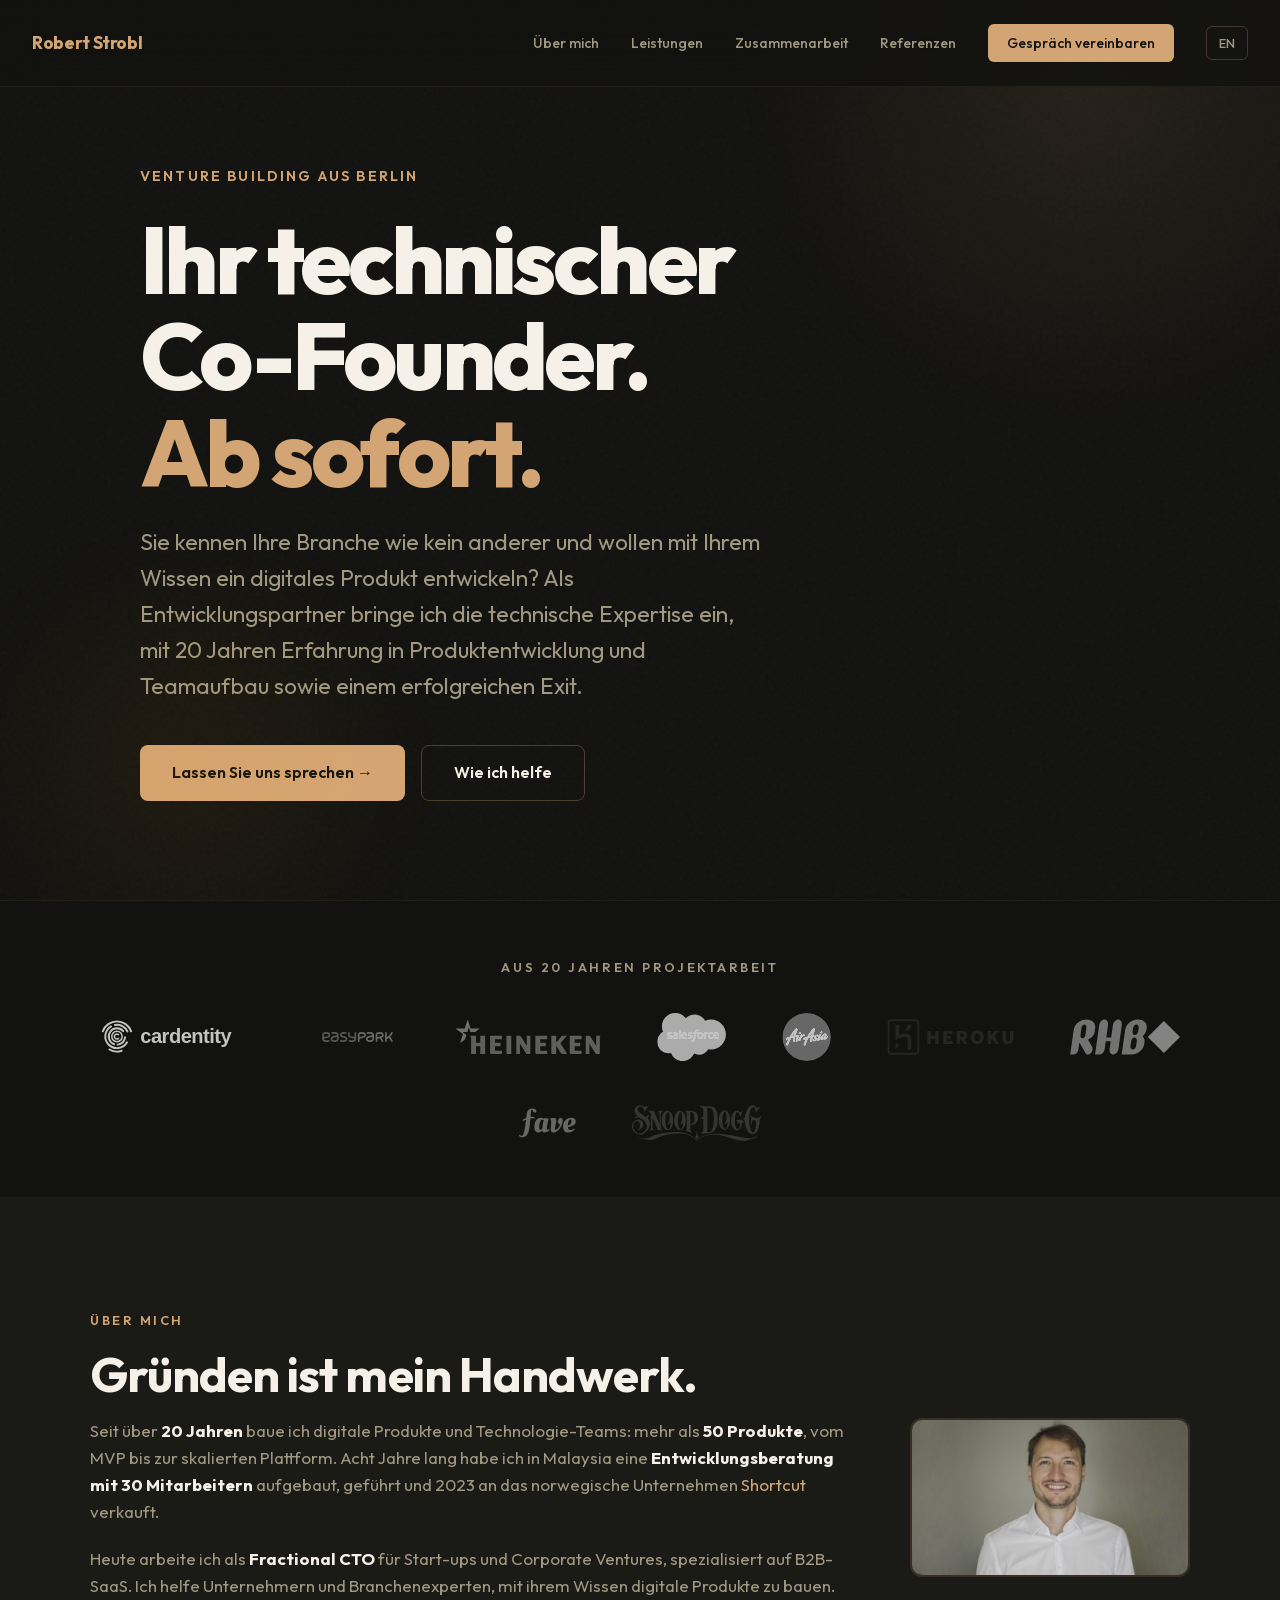
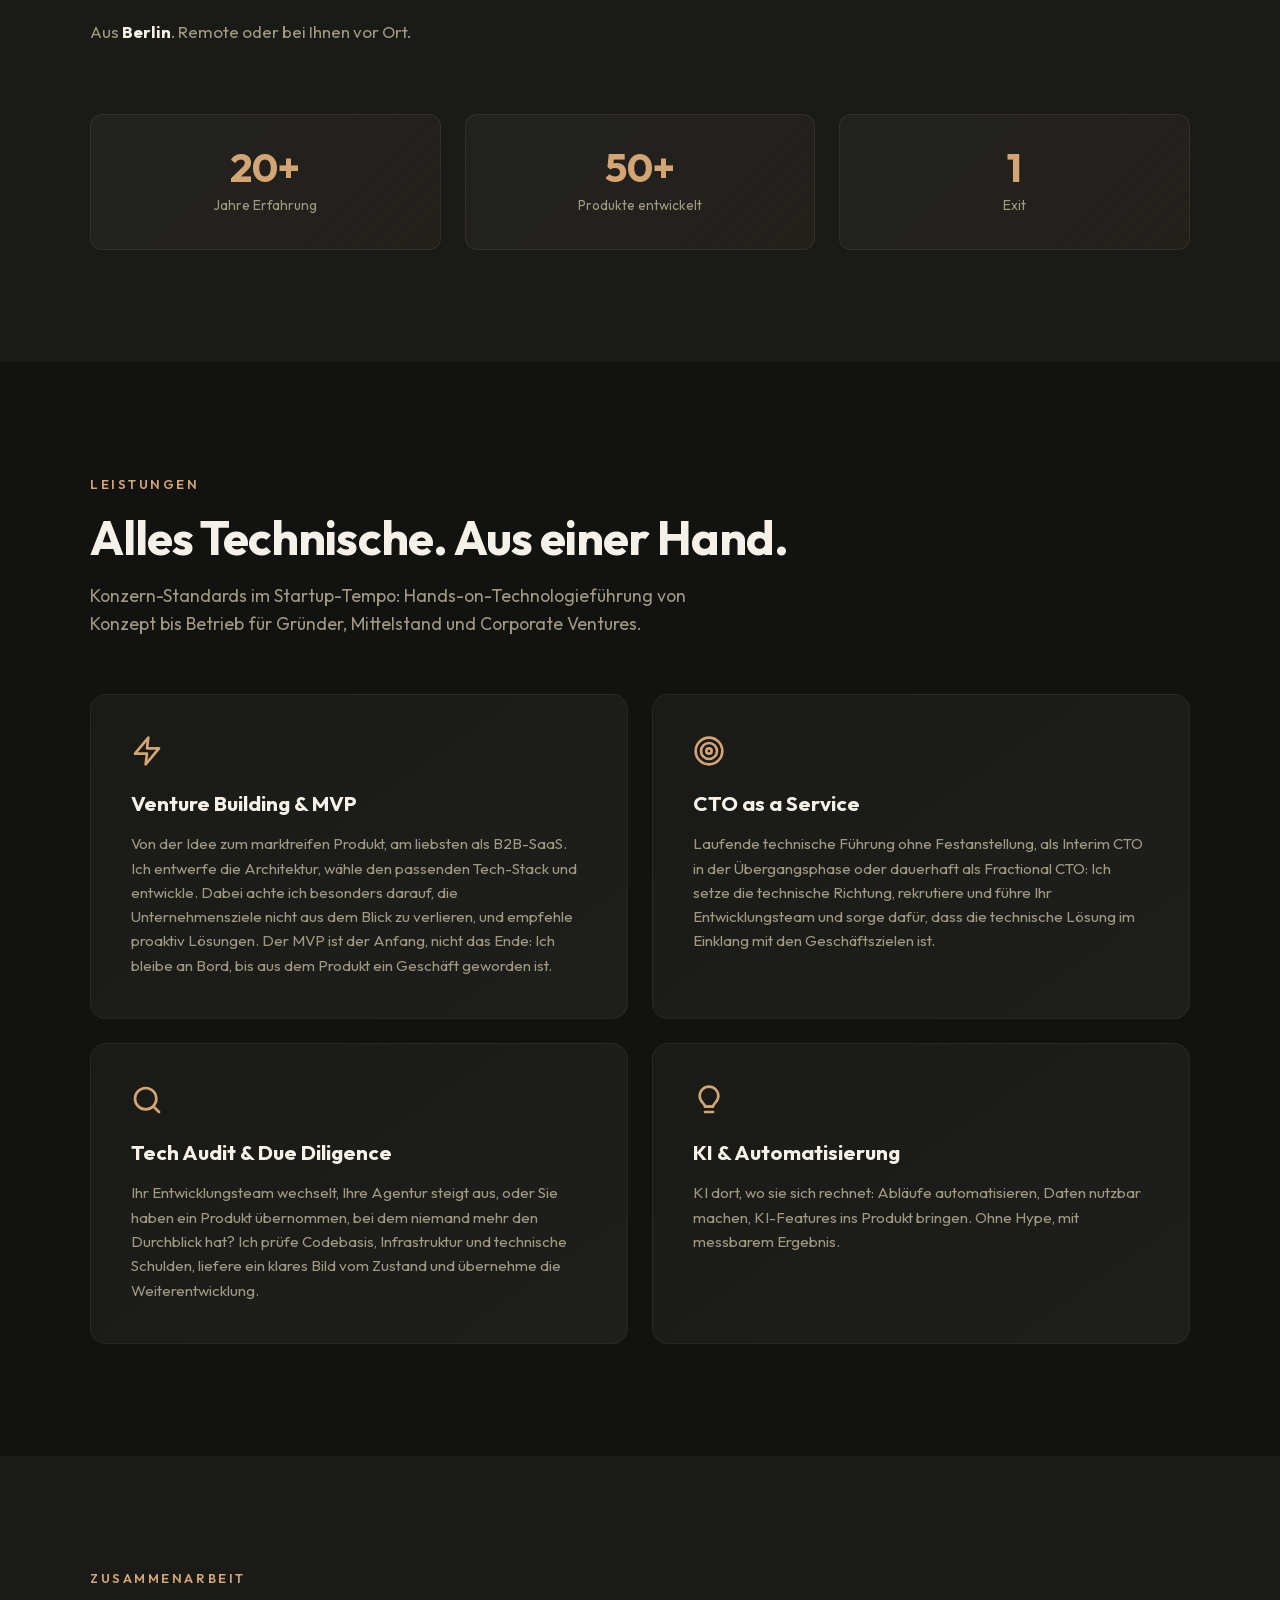
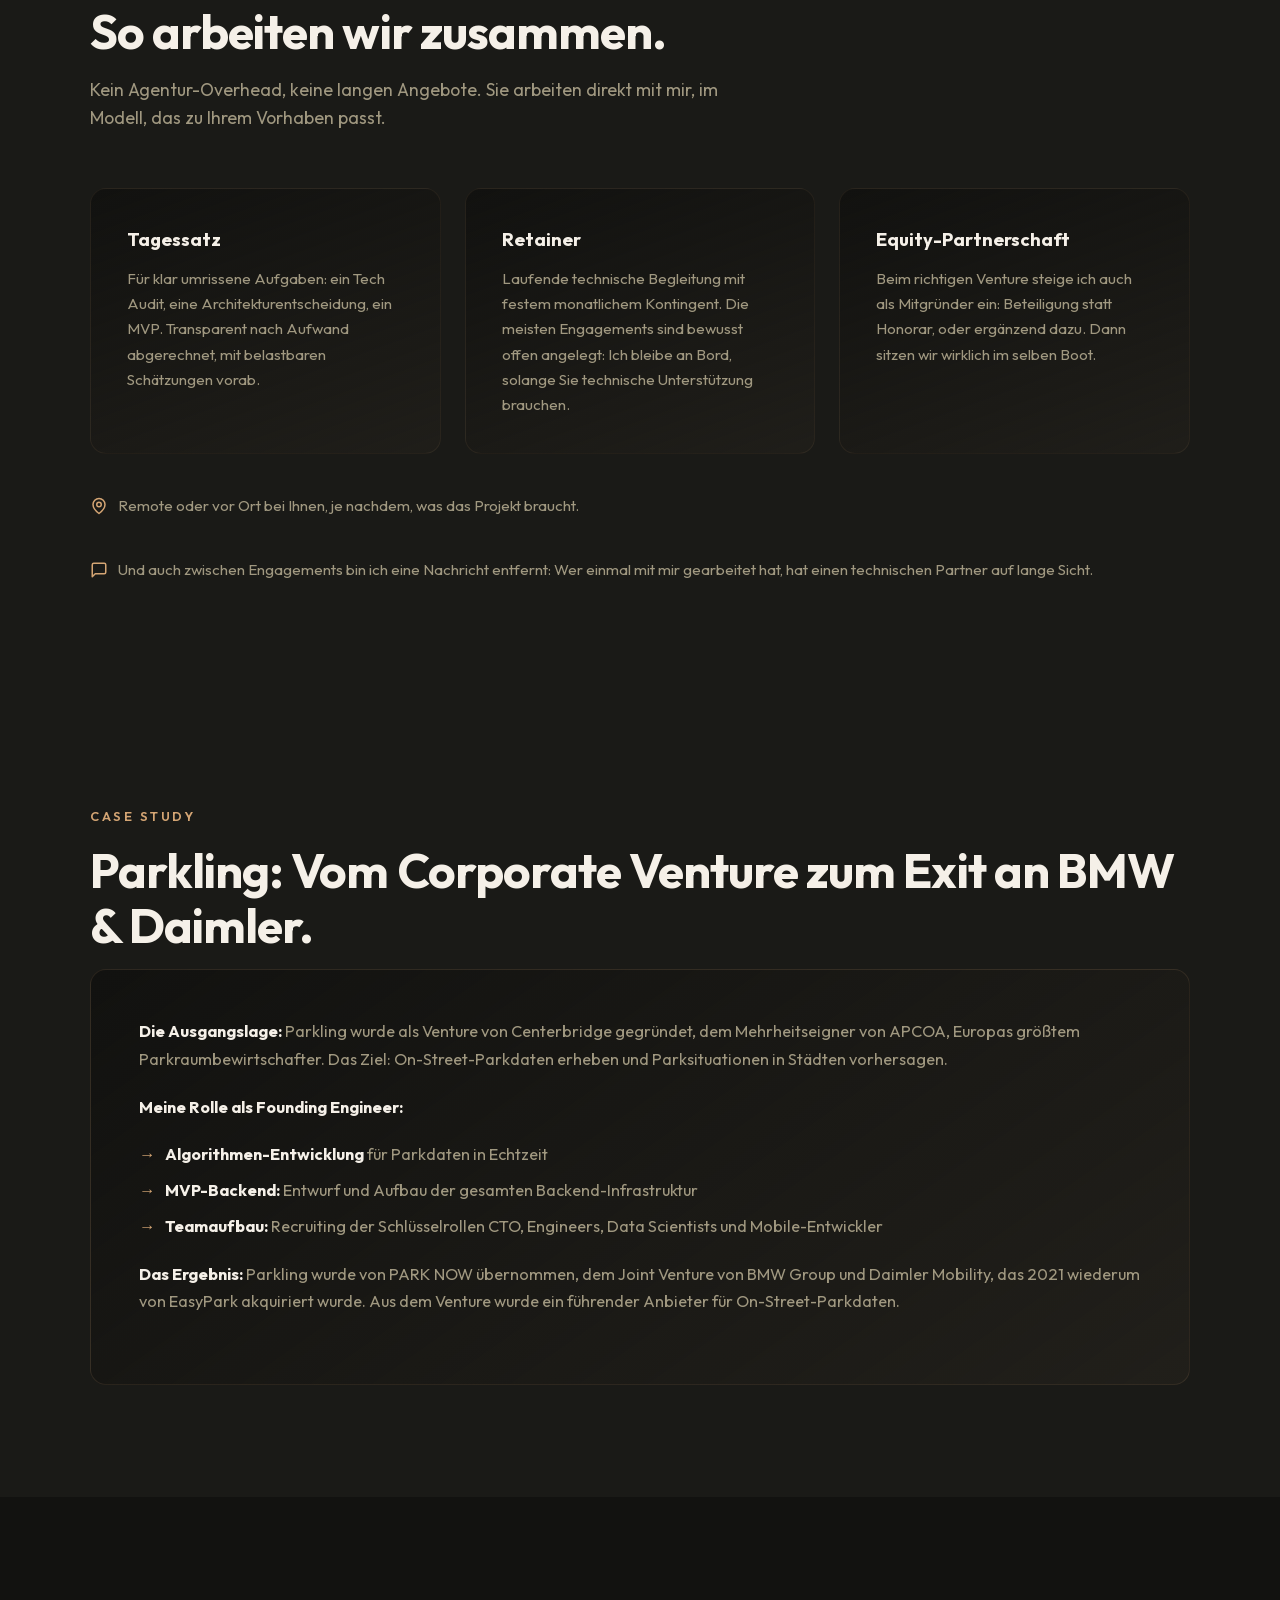
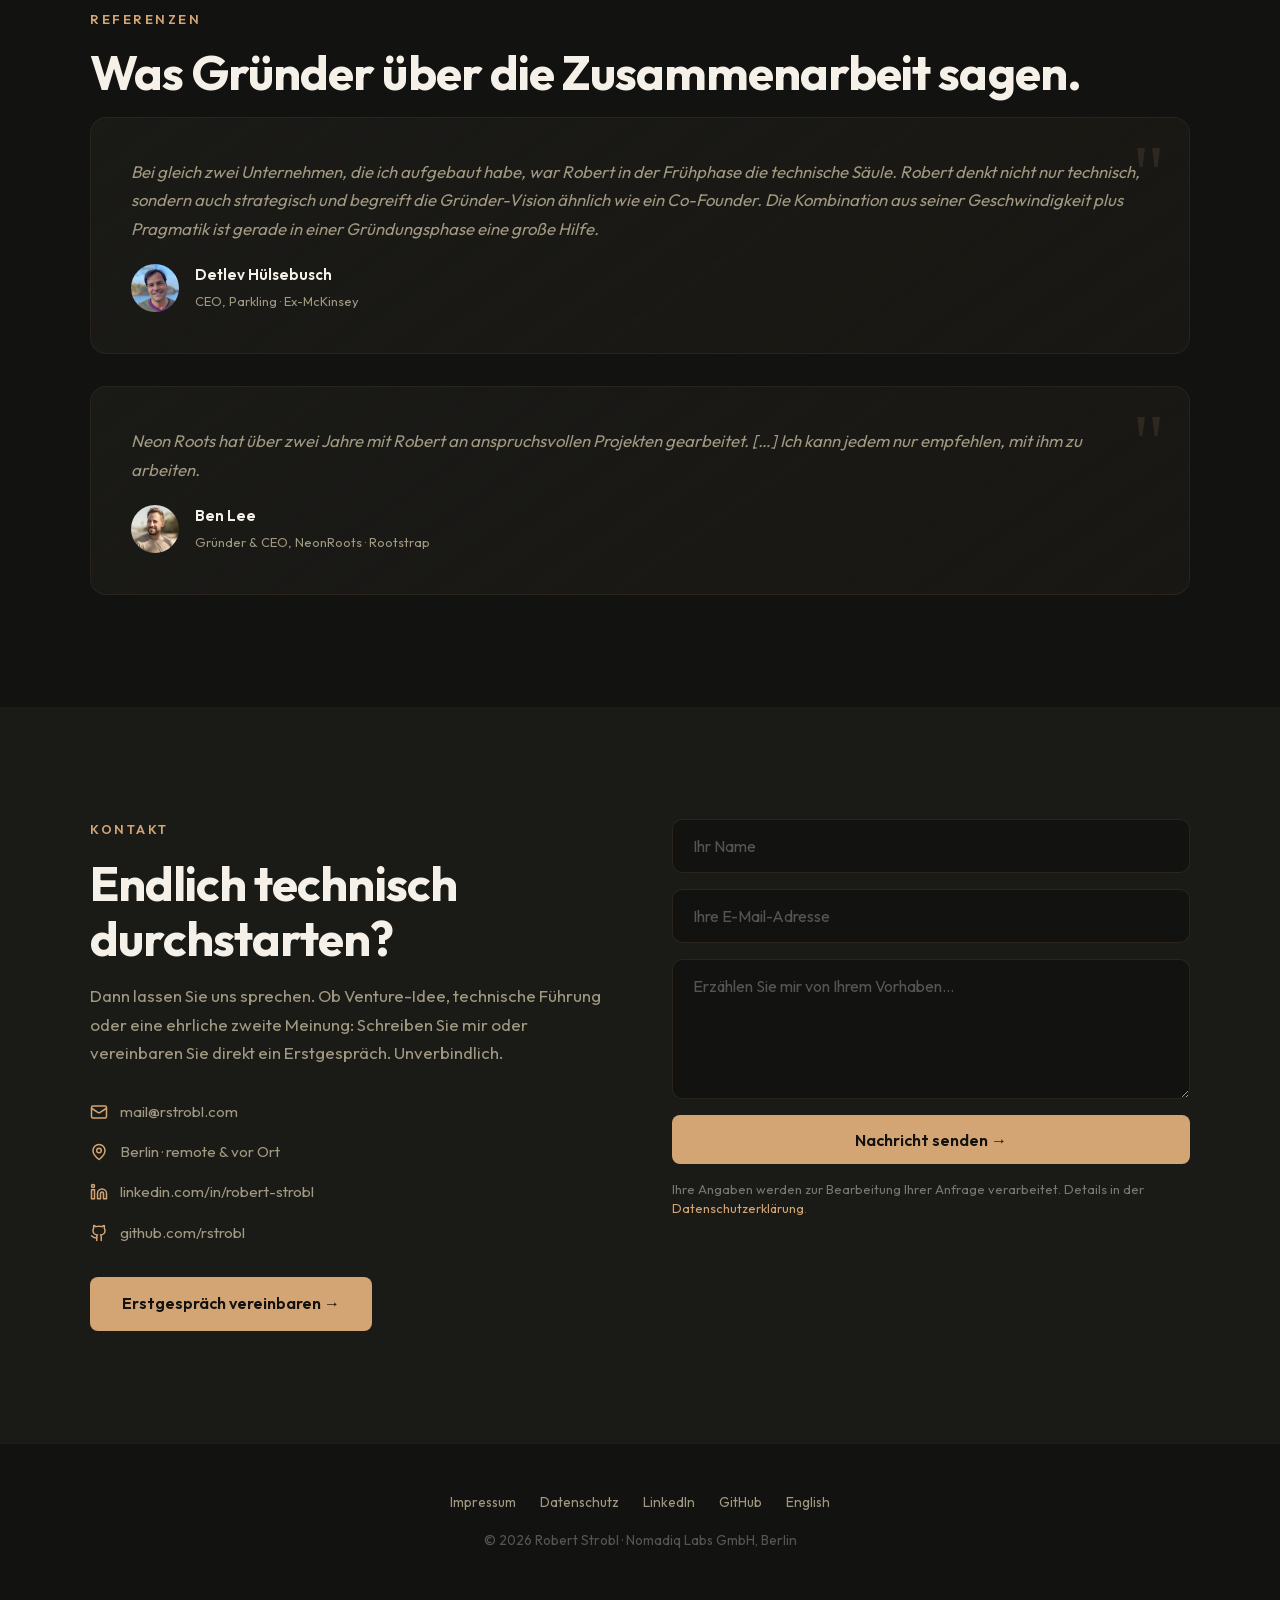
<file: index.html>
<!DOCTYPE html>
<html lang="de">
<head>
<meta charset="UTF-8">
<meta name="viewport" content="width=device-width, initial-scale=1.0">
<title>Robert Strobl — Technischer Co-Founder &amp; CTO as a Service | Berlin</title>
<meta name="description" content="Ihr technischer Co-Founder, ab sofort: B2B-SaaS- und MVP-Entwicklung, CTO as a Service, Tech Due Diligence und KI-Lösungen. Externer CTO mit 20+ Jahren Erfahrung und Exit. Berlin, remote und vor Ort.">
<meta name="author" content="Robert Strobl">
<link rel="canonical" href="https://rstrobl.com/">
<link rel="alternate" hreflang="de" href="https://rstrobl.com/">
<link rel="alternate" hreflang="en" href="https://rstrobl.com/en/">
<link rel="alternate" hreflang="x-default" href="https://rstrobl.com/">
<meta property="og:type" content="website">
<meta property="og:title" content="Robert Strobl — Technischer Co-Founder & CTO as a Service">
<meta property="og:description" content="Ihr technischer Co-Founder, ab sofort: B2B-SaaS- und MVP-Entwicklung, CTO as a Service, Tech Due Diligence und KI-Lösungen. Externer CTO mit 20+ Jahren Erfahrung und Exit.">
<meta property="og:url" content="https://rstrobl.com/">
<meta property="og:site_name" content="Robert Strobl">
<meta property="og:locale" content="de_DE">
<meta property="og:image" content="https://rstrobl.com/robert-v2.jpg">
<meta name="twitter:card" content="summary">
<link rel="icon" href="/favicon.ico" sizes="32x32 48x48">
<link rel="icon" type="image/svg+xml" href="/favicon.svg">
<link rel="icon" type="image/png" sizes="96x96" href="/favicon-96x96.png">
<link rel="apple-touch-icon" href="/apple-touch-icon.png">
<link rel="stylesheet" href="style.css">
<script type="application/ld+json">
{
  "@context": "https://schema.org",
  "@type": "Person",
  "name": "Robert Strobl",
  "jobTitle": "Fractional CTO",
  "description": "CTO as a Service und technischer Co-Founder für Venture Building, MVP-Entwicklung, Tech Due Diligence und KI-Lösungen.",
  "url": "https://rstrobl.com/",
  "image": "https://rstrobl.com/robert-v2.jpg",
  "email": "mailto:mail@rstrobl.com",
  "address": {"@type": "PostalAddress", "addressLocality": "Berlin", "addressCountry": "DE"},
  "sameAs": ["https://www.linkedin.com/in/robert-strobl/", "https://github.com/rstrobl"],
  "worksFor": {"@type": "Organization", "name": "Nomadiq Labs GmbH"}
}
</script>
</head>
<body>

<nav>
  <div class="nav-name"><a href="#">Robert Strobl</a></div>
  <div class="nav-links" id="navLinks">
    <a href="#about">Über mich</a>
    <a href="#services">Leistungen</a>
    <a href="#engage">Zusammenarbeit</a>
    <a href="#testimonials">Referenzen</a>
    <a href="#contact" class="nav-cta">Gespräch vereinbaren</a>
    <a href="en/" class="nav-lang" lang="en" hreflang="en">EN</a>
  </div>
  <div class="hamburger" id="hamburger" onclick="this.classList.toggle('open');document.getElementById('navLinks').classList.toggle('open')">
    <span></span><span></span><span></span>
  </div>
</nav>

<section class="hero">
  <div class="hero-inner">
    <div class="hero-label">Venture Building aus Berlin</div>
    <h1>Ihr technischer<br>Co-Founder.<br><span>Ab sofort.</span></h1>
    <p>Sie kennen Ihre Branche wie kein anderer und wollen mit Ihrem Wissen ein digitales Produkt entwickeln? Als Entwicklungspartner bringe ich die technische Expertise ein, mit 20 Jahren Erfahrung in Produktentwicklung und Teamaufbau sowie einem erfolgreichen Exit.</p>
    <div class="hero-btns">
      <a href="https://calendly.com/robertstrobl/30mins" target="_blank" rel="noopener" class="btn btn-primary">Lassen Sie uns sprechen →</a>
      <a href="#services" class="btn btn-outline">Wie ich helfe</a>
    </div>
  </div>
</section>

<div class="logos">
  <div class="logos-title">Aus 20 Jahren Projektarbeit</div>
  <div class="logos-row">
    <img src="brands/cardentity.svg" alt="Cardentity" loading="lazy">
    <img src="brands/easypark.svg" alt="EasyPark" class="logo-tall" loading="lazy">
    <img src="brands/heineken.svg" alt="Heineken" loading="lazy">
    <img src="brands/salesforce.svg" alt="Salesforce" class="logo-big" loading="lazy">
    <img src="brands/airasia.svg" alt="AirAsia" class="logo-big" loading="lazy">
    <img src="brands/heroku.svg" alt="Heroku" loading="lazy">
    <img src="brands/rhb.svg" alt="RHB" loading="lazy">
    <img src="brands/fave.svg" alt="Fave" loading="lazy">
    <img src="brands/snoopdogg.svg" alt="Snoop Dogg" loading="lazy">
  </div>
</div>

<section class="about" id="about">
  <div class="container">
    <div class="section-label">Über mich</div>
    <div class="section-title">Gründen ist mein Handwerk.</div>
    <div class="about-grid">
      <div class="about-text">
        <p>Seit über <strong>20 Jahren</strong> baue ich digitale Produkte und Technologie-Teams: mehr als <strong>50 Produkte</strong>, vom MVP bis zur skalierten Plattform. Acht Jahre lang habe ich in Malaysia eine <strong>Entwicklungsberatung mit 30 Mitarbeitern</strong> aufgebaut, geführt und 2023 an das norwegische Unternehmen <a href="https://shortcut.my/" target="_blank" rel="noopener">Shortcut</a> verkauft.</p>
        <p>Heute arbeite ich als <strong>Fractional CTO</strong> für Start-ups und Corporate Ventures, spezialisiert auf B2B-SaaS. Ich helfe Unternehmern und Branchenexperten, mit ihrem Wissen digitale Produkte zu bauen.</p>
        <p>Aus <strong>Berlin</strong>. Remote oder bei Ihnen vor Ort.</p>
      </div>
      <img src="robert-v2.jpg" alt="Robert Strobl" class="about-photo" loading="lazy">
    </div>
    <div class="about-stats-row">
      <div class="stats">
        <div class="stat reveal"><div class="stat-num">20+</div><div class="stat-label">Jahre Erfahrung</div></div>
        <div class="stat reveal"><div class="stat-num">50+</div><div class="stat-label">Produkte entwickelt</div></div>
        <div class="stat reveal"><div class="stat-num">1</div><div class="stat-label">Exit</div></div>
      </div>
    </div>
  </div>
</section>

<section id="services">
  <div class="container">
    <div class="section-label">Leistungen</div>
    <div class="section-title">Alles Technische. Aus einer Hand.</div>
    <div class="section-sub">Konzern-Standards im Startup-Tempo: Hands-on-Technologieführung von Konzept bis Betrieb für Gründer, Mittelstand und Corporate Ventures.</div>
    <div class="services-grid">
      <div class="service-card reveal">
        <div class="service-icon"><svg xmlns="http://www.w3.org/2000/svg" width="32" height="32" viewBox="0 0 24 24" fill="none" stroke="currentColor" stroke-width="2" stroke-linecap="round" stroke-linejoin="round"><polygon points="13 2 3 14 12 14 11 22 21 10 12 10 13 2"/></svg></div>
        <h3>Venture Building &amp; MVP</h3>
        <p>Von der Idee zum marktreifen Produkt, am liebsten als B2B-SaaS. Ich entwerfe die Architektur, wähle den passenden Tech-Stack und entwickle. Dabei achte ich besonders darauf, die Unternehmensziele nicht aus dem Blick zu verlieren, und empfehle proaktiv Lösungen. Der MVP ist der Anfang, nicht das Ende: Ich bleibe an Bord, bis aus dem Produkt ein Geschäft geworden ist.</p>
      </div>
      <div class="service-card reveal">
        <div class="service-icon"><svg xmlns="http://www.w3.org/2000/svg" width="32" height="32" viewBox="0 0 24 24" fill="none" stroke="currentColor" stroke-width="2" stroke-linecap="round" stroke-linejoin="round"><circle cx="12" cy="12" r="10"/><circle cx="12" cy="12" r="6"/><circle cx="12" cy="12" r="2"/></svg></div>
        <h3>CTO as a Service</h3>
        <p>Laufende technische Führung ohne Festanstellung, als Interim CTO in der Übergangsphase oder dauerhaft als Fractional CTO: Ich setze die technische Richtung, rekrutiere und führe Ihr Entwicklungsteam und sorge dafür, dass die technische Lösung im Einklang mit den Geschäftszielen ist.</p>
      </div>
      <div class="service-card reveal">
        <div class="service-icon"><svg xmlns="http://www.w3.org/2000/svg" width="32" height="32" viewBox="0 0 24 24" fill="none" stroke="currentColor" stroke-width="2" stroke-linecap="round" stroke-linejoin="round"><circle cx="11" cy="11" r="8"/><line x1="21" y1="21" x2="16.65" y2="16.65"/></svg></div>
        <h3>Tech Audit &amp; Due Diligence</h3>
        <p>Ihr Entwicklungsteam wechselt, Ihre Agentur steigt aus, oder Sie haben ein Produkt übernommen, bei dem niemand mehr den Durchblick hat? Ich prüfe Codebasis, Infrastruktur und technische Schulden, liefere ein klares Bild vom Zustand und übernehme die Weiterentwicklung.</p>
      </div>
      <div class="service-card reveal">
        <div class="service-icon"><svg xmlns="http://www.w3.org/2000/svg" width="32" height="32" viewBox="0 0 24 24" fill="none" stroke="currentColor" stroke-width="2" stroke-linecap="round" stroke-linejoin="round"><path d="M12 2a7 7 0 0 1 7 7c0 2.4-1.2 4-2.5 5.4-.9 1-1.5 1.7-1.5 2.6h-6c0-.9-.6-1.6-1.5-2.6C6.2 13 5 11.4 5 9a7 7 0 0 1 7-7Z"/><path d="M9 21h6"/><path d="M10 17h4"/></svg></div>
        <h3>KI &amp; Automatisierung</h3>
        <p>KI dort, wo sie sich rechnet: Abläufe automatisieren, Daten nutzbar machen, KI-Features ins Produkt bringen. Ohne Hype, mit messbarem Ergebnis.</p>
      </div>
    </div>
  </div>
</section>

<section class="engage" id="engage">
  <div class="container">
    <div class="section-label">Zusammenarbeit</div>
    <div class="section-title">So arbeiten wir zusammen.</div>
    <div class="section-sub">Kein Agentur-Overhead, keine langen Angebote. Sie arbeiten direkt mit mir, im Modell, das zu Ihrem Vorhaben passt.</div>
    <div class="engage-grid">
      <div class="engage-card reveal">
        <h3>Tagessatz</h3>
        <p>Für klar umrissene Aufgaben: ein Tech Audit, eine Architekturentscheidung, ein MVP. Transparent nach Aufwand abgerechnet, mit belastbaren Schätzungen vorab.</p>
      </div>
      <div class="engage-card reveal">
        <h3>Retainer</h3>
        <p>Laufende technische Begleitung mit festem monatlichem Kontingent. Die meisten Engagements sind bewusst offen angelegt: Ich bleibe an Bord, solange Sie technische Unterstützung brauchen.</p>
      </div>
      <div class="engage-card reveal">
        <h3>Equity-Partnerschaft</h3>
        <p>Beim richtigen Venture steige ich auch als Mitgründer ein: Beteiligung statt Honorar, oder ergänzend dazu. Dann sitzen wir wirklich im selben Boot.</p>
      </div>
    </div>
    <div class="engage-note">
      <svg xmlns="http://www.w3.org/2000/svg" width="18" height="18" viewBox="0 0 24 24" fill="none" stroke="currentColor" stroke-width="2" stroke-linecap="round" stroke-linejoin="round"><path d="M20 10c0 6-8 12-8 12s-8-6-8-12a8 8 0 0 1 16 0Z"/><circle cx="12" cy="10" r="3"/></svg>
      Remote oder vor Ort bei Ihnen, je nachdem, was das Projekt braucht.
    </div>
    <div class="engage-note">
      <svg xmlns="http://www.w3.org/2000/svg" width="18" height="18" viewBox="0 0 24 24" fill="none" stroke="currentColor" stroke-width="2" stroke-linecap="round" stroke-linejoin="round"><path d="M21 15a2 2 0 0 1-2 2H7l-4 4V5a2 2 0 0 1 2-2h14a2 2 0 0 1 2 2z"/></svg>
      Und auch zwischen Engagements bin ich eine Nachricht entfernt: Wer einmal mit mir gearbeitet hat, hat einen technischen Partner auf lange Sicht.
    </div>
  </div>
</section>

<section class="casestudy" id="casestudy">
  <div class="container">
    <div class="section-label">Case Study</div>
    <div class="section-title">Parkling: Vom Corporate Venture zum Exit an BMW &amp; Daimler.</div>
    <div class="case-box reveal">
      <p><strong>Die Ausgangslage:</strong> Parkling wurde als Venture von Centerbridge gegründet, dem Mehrheitseigner von APCOA, Europas größtem Parkraumbewirtschafter. Das Ziel: On-Street-Parkdaten erheben und Parksituationen in Städten vorhersagen.</p>
      <p><strong>Meine Rolle als Founding Engineer:</strong></p>
      <ul>
        <li><strong>Algorithmen-Entwicklung</strong> für Parkdaten in Echtzeit</li>
        <li><strong>MVP-Backend:</strong> Entwurf und Aufbau der gesamten Backend-Infrastruktur</li>
        <li><strong>Teamaufbau:</strong> Recruiting der Schlüsselrollen CTO, Engineers, Data Scientists und Mobile-Entwickler</li>
      </ul>
      <p><strong>Das Ergebnis:</strong> Parkling wurde von PARK NOW übernommen, dem Joint Venture von BMW Group und Daimler Mobility, das 2021 wiederum von EasyPark akquiriert wurde. Aus dem Venture wurde ein führender Anbieter für On-Street-Parkdaten.</p>
    </div>
  </div>
</section>

<section id="testimonials">
  <div class="container">
    <div class="section-label">Referenzen</div>
    <div class="section-title">Was Gründer über die Zusammenarbeit sagen.</div>
    <div class="testimonials-grid">
      <div class="testimonial reveal">
        <p>Bei gleich zwei Unternehmen, die ich aufgebaut habe, war Robert in der Frühphase die technische Säule. Robert denkt nicht nur technisch, sondern auch strategisch und begreift die Gründer-Vision ähnlich wie ein Co-Founder. Die Kombination aus seiner Geschwindigkeit plus Pragmatik ist gerade in einer Gründungsphase eine große Hilfe.</p>
        <div class="testimonial-author">
          <img src="detlev-huelsebusch.jpg" alt="Detlev Hülsebusch" class="author-avatar" loading="lazy">
          <div class="author-info">
            <h4>Detlev Hülsebusch</h4>
            <span>CEO, Parkling · Ex-McKinsey</span>
          </div>
        </div>
      </div>
      <div class="testimonial reveal">
        <p>Neon Roots hat über zwei Jahre mit Robert an anspruchsvollen Projekten gearbeitet. […] Ich kann jedem nur empfehlen, mit ihm zu arbeiten.</p>
        <div class="testimonial-author">
          <img src="ben-lee.jpg" alt="Ben Lee" class="author-avatar" loading="lazy">
          <div class="author-info">
            <h4>Ben Lee</h4>
            <span>Gründer &amp; CEO, NeonRoots · Rootstrap</span>
          </div>
        </div>
      </div>
    </div>
  </div>
</section>

<section class="contact" id="contact">
  <div class="container">
    <div class="contact-grid">
      <div class="contact-info">
        <div class="section-label">Kontakt</div>
        <div class="section-title">Endlich technisch durchstarten?</div>
        <p>Dann lassen Sie uns sprechen. Ob Venture-Idee, technische Führung oder eine ehrliche zweite Meinung: Schreiben Sie mir oder vereinbaren Sie direkt ein Erstgespräch. Unverbindlich.</p>
        <div class="contact-detail"><span class="contact-icon"><svg xmlns="http://www.w3.org/2000/svg" width="18" height="18" viewBox="0 0 24 24" fill="none" stroke="currentColor" stroke-width="2" stroke-linecap="round" stroke-linejoin="round"><rect width="20" height="16" x="2" y="4" rx="2"/><path d="m22 7-8.97 5.7a1.94 1.94 0 0 1-2.06 0L2 7"/></svg></span> <a href="mailto:mail@rstrobl.com">mail@rstrobl.com</a></div>
        <div class="contact-detail"><span class="contact-icon"><svg xmlns="http://www.w3.org/2000/svg" width="18" height="18" viewBox="0 0 24 24" fill="none" stroke="currentColor" stroke-width="2" stroke-linecap="round" stroke-linejoin="round"><path d="M20 10c0 6-8 12-8 12s-8-6-8-12a8 8 0 0 1 16 0Z"/><circle cx="12" cy="10" r="3"/></svg></span> Berlin · remote &amp; vor Ort</div>
        <div class="contact-detail"><span class="contact-icon"><svg xmlns="http://www.w3.org/2000/svg" width="18" height="18" viewBox="0 0 24 24" fill="none" stroke="currentColor" stroke-width="2" stroke-linecap="round" stroke-linejoin="round"><path d="M16 8a6 6 0 0 1 6 6v7h-4v-7a2 2 0 0 0-2-2 2 2 0 0 0-2 2v7h-4v-7a6 6 0 0 1 6-6z"/><rect width="4" height="12" x="2" y="9"/><circle cx="4" cy="4" r="2"/></svg></span> <a href="https://www.linkedin.com/in/robert-strobl/" target="_blank" rel="noopener">linkedin.com/in/robert-strobl</a></div>
        <div class="contact-detail"><span class="contact-icon"><svg xmlns="http://www.w3.org/2000/svg" width="18" height="18" viewBox="0 0 24 24" fill="none" stroke="currentColor" stroke-width="2" stroke-linecap="round" stroke-linejoin="round"><path d="M15 22v-4a4.8 4.8 0 0 0-1-3.5c3 0 6-2 6-5.5.08-1.25-.27-2.48-1-3.5.28-1.15.28-2.35 0-3.5 0 0-1 0-3 1.5-2.64-.5-5.36-.5-8 0C6 2 5 2 5 2c-.3 1.15-.3 2.35 0 3.5A5.403 5.403 0 0 0 4 9c0 3.5 3 5.5 6 5.5-.39.49-.68 1.05-.85 1.65-.17.6-.22 1.23-.15 1.85v4"/><path d="M9 18c-4.51 2-5-2-7-2"/></svg></span> <a href="https://github.com/rstrobl" target="_blank" rel="noopener">github.com/rstrobl</a></div>
        <div class="contact-calendly">
          <a href="https://calendly.com/robertstrobl/30mins" target="_blank" rel="noopener" class="btn btn-primary">Erstgespräch vereinbaren →</a>
        </div>
      </div>
      <form action="https://formspree.io/f/mldeplgr" method="POST">
        <input type="text" name="name" placeholder="Ihr Name" required>
        <input type="email" name="email" placeholder="Ihre E-Mail-Adresse" required>
        <textarea name="message" placeholder="Erzählen Sie mir von Ihrem Vorhaben..." required></textarea>
        <button type="submit" class="btn btn-primary btn-submit">Nachricht senden →</button>
        <p class="form-privacy">Ihre Angaben werden zur Bearbeitung Ihrer Anfrage verarbeitet. Details in der <a href="datenschutz/">Datenschutzerklärung</a>.</p>
      </form>
    </div>
  </div>
</section>

<footer>
  <div class="footer-links">
    <a href="impressum/">Impressum</a>
    <a href="datenschutz/">Datenschutz</a>
    <a href="https://www.linkedin.com/in/robert-strobl/" target="_blank" rel="noopener">LinkedIn</a>
    <a href="https://github.com/rstrobl" target="_blank" rel="noopener">GitHub</a>
    <a href="en/" hreflang="en">English</a>
  </div>
  <p>© 2026 Robert Strobl · Nomadiq Labs GmbH, Berlin</p>
</footer>

<script>
window.addEventListener('scroll',()=>{document.querySelector('nav').classList.toggle('scrolled',window.scrollY>50)});
document.querySelectorAll('.nav-links a').forEach(a=>a.addEventListener('click',()=>{document.getElementById('navLinks').classList.remove('open');document.getElementById('hamburger').classList.remove('open')}));
const obs=new IntersectionObserver((entries)=>{entries.forEach(e=>{if(e.isIntersecting){e.target.classList.add('visible');obs.unobserve(e.target)}})},{threshold:.15});
document.querySelectorAll('.reveal').forEach(el=>obs.observe(el));
</script>
</body>
</html>
</file>
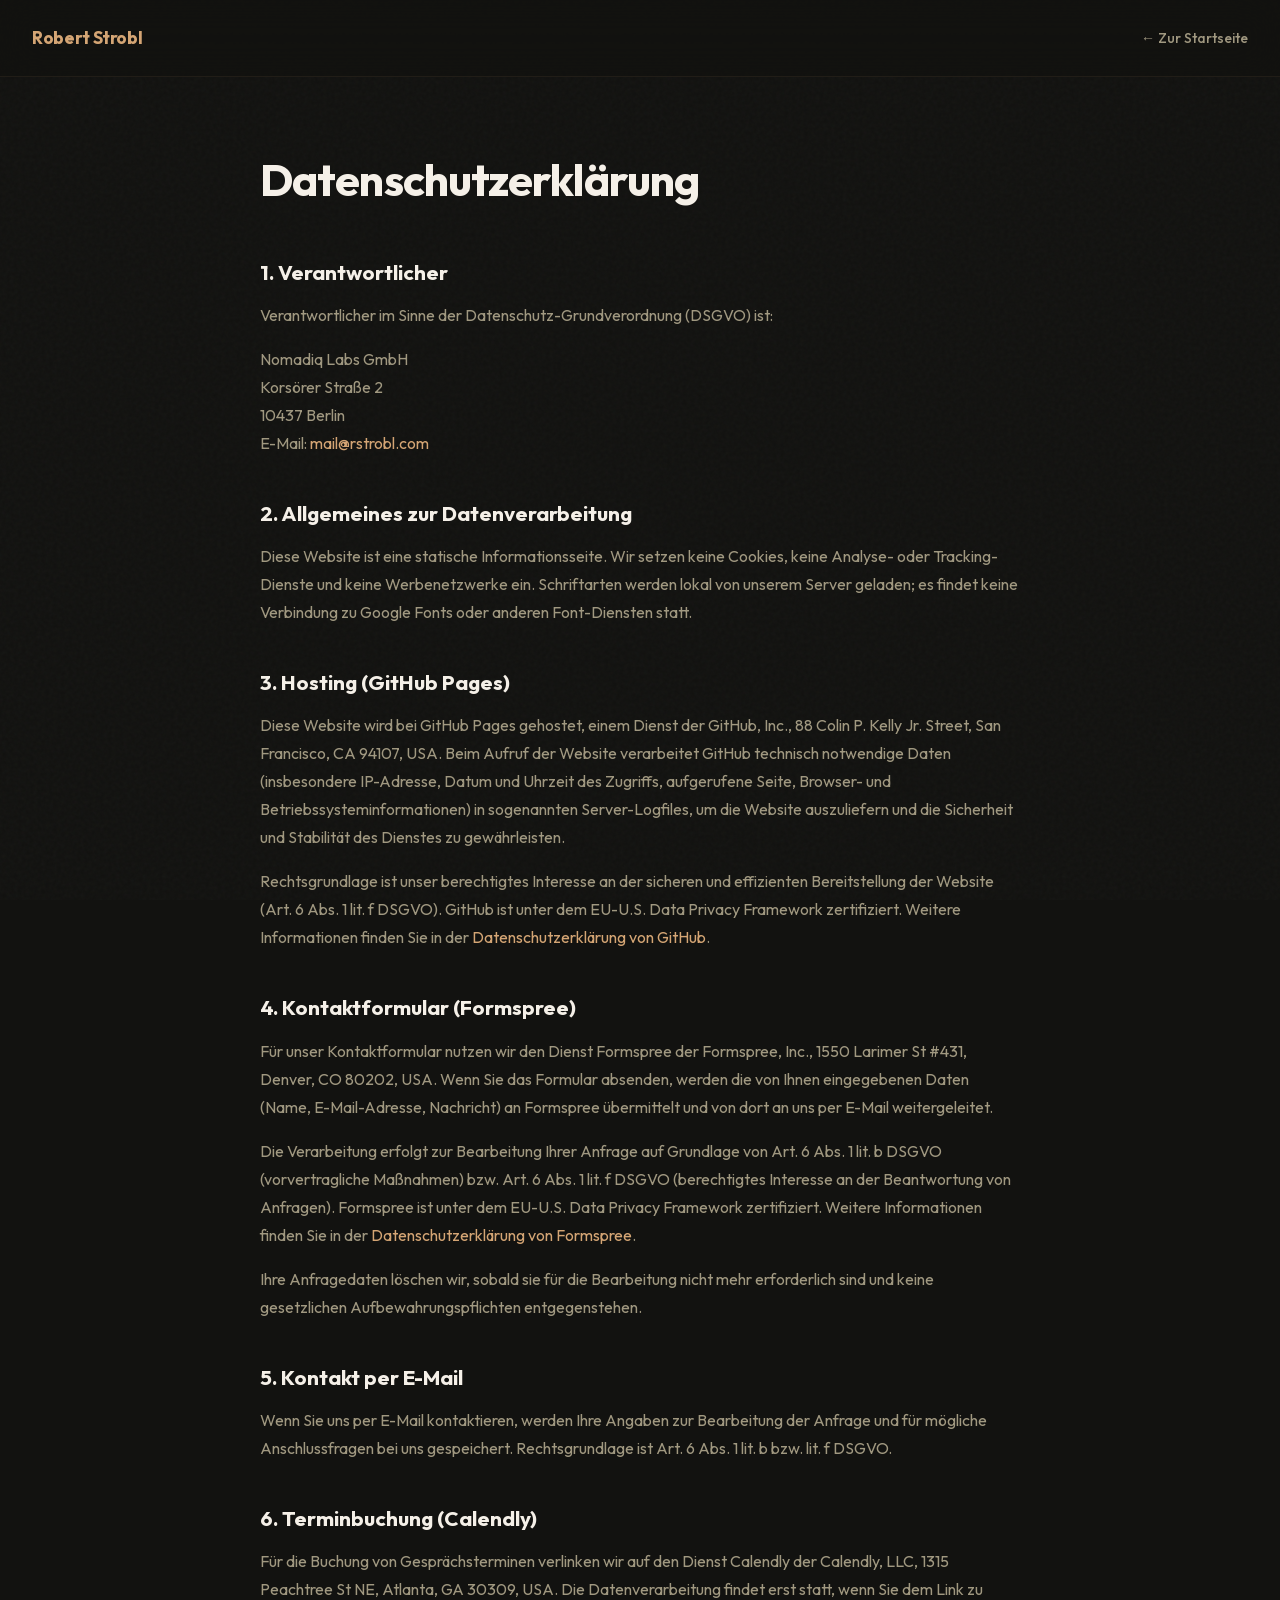
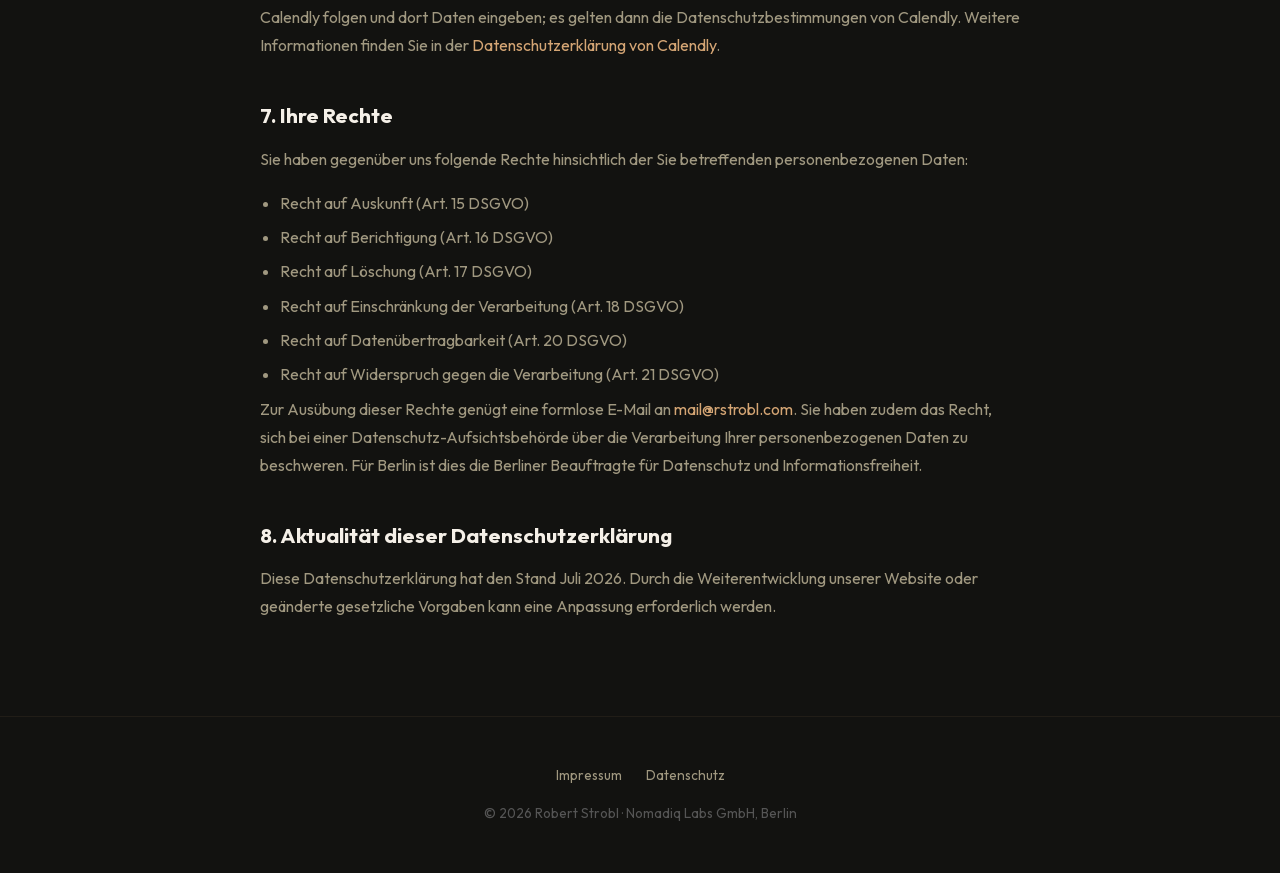
<file: datenschutz/index.html>
<!DOCTYPE html>
<html lang="de">
<head>
<meta charset="UTF-8">
<meta name="viewport" content="width=device-width, initial-scale=1.0">
<title>Datenschutzerklärung — Robert Strobl</title>
<meta name="robots" content="noindex, follow">
<link rel="canonical" href="https://rstrobl.com/datenschutz/">
<link rel="icon" href="/favicon.ico" sizes="32x32 48x48">
<link rel="icon" type="image/svg+xml" href="/favicon.svg">
<link rel="icon" type="image/png" sizes="96x96" href="/favicon-96x96.png">
<link rel="apple-touch-icon" href="/apple-touch-icon.png">
<link rel="stylesheet" href="../style.css">
</head>
<body>

<nav>
  <div class="nav-name"><a href="../">Robert Strobl</a></div>
  <div class="nav-links">
    <a href="../">← Zur Startseite</a>
  </div>
</nav>

<section class="legal">
  <div class="container">
    <h1>Datenschutzerklärung</h1>

    <h2>1. Verantwortlicher</h2>
    <p>Verantwortlicher im Sinne der Datenschutz-Grundverordnung (DSGVO) ist:</p>
    <p>Nomadiq Labs GmbH<br>
    Korsörer Straße 2<br>
    10437 Berlin<br>
    E-Mail: <a href="mailto:mail@rstrobl.com">mail@rstrobl.com</a></p>

    <h2>2. Allgemeines zur Datenverarbeitung</h2>
    <p>Diese Website ist eine statische Informationsseite. Wir setzen keine Cookies, keine Analyse- oder Tracking-Dienste und keine Werbenetzwerke ein. Schriftarten werden lokal von unserem Server geladen; es findet keine Verbindung zu Google Fonts oder anderen Font-Diensten statt.</p>

    <h2>3. Hosting (GitHub Pages)</h2>
    <p>Diese Website wird bei GitHub Pages gehostet, einem Dienst der GitHub, Inc., 88 Colin P. Kelly Jr. Street, San Francisco, CA 94107, USA. Beim Aufruf der Website verarbeitet GitHub technisch notwendige Daten (insbesondere IP-Adresse, Datum und Uhrzeit des Zugriffs, aufgerufene Seite, Browser- und Betriebssysteminformationen) in sogenannten Server-Logfiles, um die Website auszuliefern und die Sicherheit und Stabilität des Dienstes zu gewährleisten.</p>
    <p>Rechtsgrundlage ist unser berechtigtes Interesse an der sicheren und effizienten Bereitstellung der Website (Art. 6 Abs. 1 lit. f DSGVO). GitHub ist unter dem EU-U.S. Data Privacy Framework zertifiziert. Weitere Informationen finden Sie in der <a href="https://docs.github.com/de/site-policy/privacy-policies/github-general-privacy-statement" target="_blank" rel="noopener">Datenschutzerklärung von GitHub</a>.</p>

    <h2>4. Kontaktformular (Formspree)</h2>
    <p>Für unser Kontaktformular nutzen wir den Dienst Formspree der Formspree, Inc., 1550 Larimer St #431, Denver, CO 80202, USA. Wenn Sie das Formular absenden, werden die von Ihnen eingegebenen Daten (Name, E-Mail-Adresse, Nachricht) an Formspree übermittelt und von dort an uns per E-Mail weitergeleitet.</p>
    <p>Die Verarbeitung erfolgt zur Bearbeitung Ihrer Anfrage auf Grundlage von Art. 6 Abs. 1 lit. b DSGVO (vorvertragliche Maßnahmen) bzw. Art. 6 Abs. 1 lit. f DSGVO (berechtigtes Interesse an der Beantwortung von Anfragen). Formspree ist unter dem EU-U.S. Data Privacy Framework zertifiziert. Weitere Informationen finden Sie in der <a href="https://formspree.io/legal/privacy-policy/" target="_blank" rel="noopener">Datenschutzerklärung von Formspree</a>.</p>
    <p>Ihre Anfragedaten löschen wir, sobald sie für die Bearbeitung nicht mehr erforderlich sind und keine gesetzlichen Aufbewahrungspflichten entgegenstehen.</p>

    <h2>5. Kontakt per E-Mail</h2>
    <p>Wenn Sie uns per E-Mail kontaktieren, werden Ihre Angaben zur Bearbeitung der Anfrage und für mögliche Anschlussfragen bei uns gespeichert. Rechtsgrundlage ist Art. 6 Abs. 1 lit. b bzw. lit. f DSGVO.</p>

    <h2>6. Terminbuchung (Calendly)</h2>
    <p>Für die Buchung von Gesprächsterminen verlinken wir auf den Dienst Calendly der Calendly, LLC, 1315 Peachtree St NE, Atlanta, GA 30309, USA. Die Datenverarbeitung findet erst statt, wenn Sie dem Link zu Calendly folgen und dort Daten eingeben; es gelten dann die Datenschutzbestimmungen von Calendly. Weitere Informationen finden Sie in der <a href="https://calendly.com/privacy" target="_blank" rel="noopener">Datenschutzerklärung von Calendly</a>.</p>

    <h2>7. Ihre Rechte</h2>
    <p>Sie haben gegenüber uns folgende Rechte hinsichtlich der Sie betreffenden personenbezogenen Daten:</p>
    <ul>
      <li>Recht auf Auskunft (Art. 15 DSGVO)</li>
      <li>Recht auf Berichtigung (Art. 16 DSGVO)</li>
      <li>Recht auf Löschung (Art. 17 DSGVO)</li>
      <li>Recht auf Einschränkung der Verarbeitung (Art. 18 DSGVO)</li>
      <li>Recht auf Datenübertragbarkeit (Art. 20 DSGVO)</li>
      <li>Recht auf Widerspruch gegen die Verarbeitung (Art. 21 DSGVO)</li>
    </ul>
    <p>Zur Ausübung dieser Rechte genügt eine formlose E-Mail an <a href="mailto:mail@rstrobl.com">mail@rstrobl.com</a>. Sie haben zudem das Recht, sich bei einer Datenschutz-Aufsichtsbehörde über die Verarbeitung Ihrer personenbezogenen Daten zu beschweren. Für Berlin ist dies die Berliner Beauftragte für Datenschutz und Informationsfreiheit.</p>

    <h2>8. Aktualität dieser Datenschutzerklärung</h2>
    <p>Diese Datenschutzerklärung hat den Stand Juli 2026. Durch die Weiterentwicklung unserer Website oder geänderte gesetzliche Vorgaben kann eine Anpassung erforderlich werden.</p>
  </div>
</section>

<footer>
  <div class="footer-links">
    <a href="../impressum/">Impressum</a>
    <a href="../datenschutz/">Datenschutz</a>
  </div>
  <p>© 2026 Robert Strobl · Nomadiq Labs GmbH, Berlin</p>
</footer>

</body>
</html>
</file>
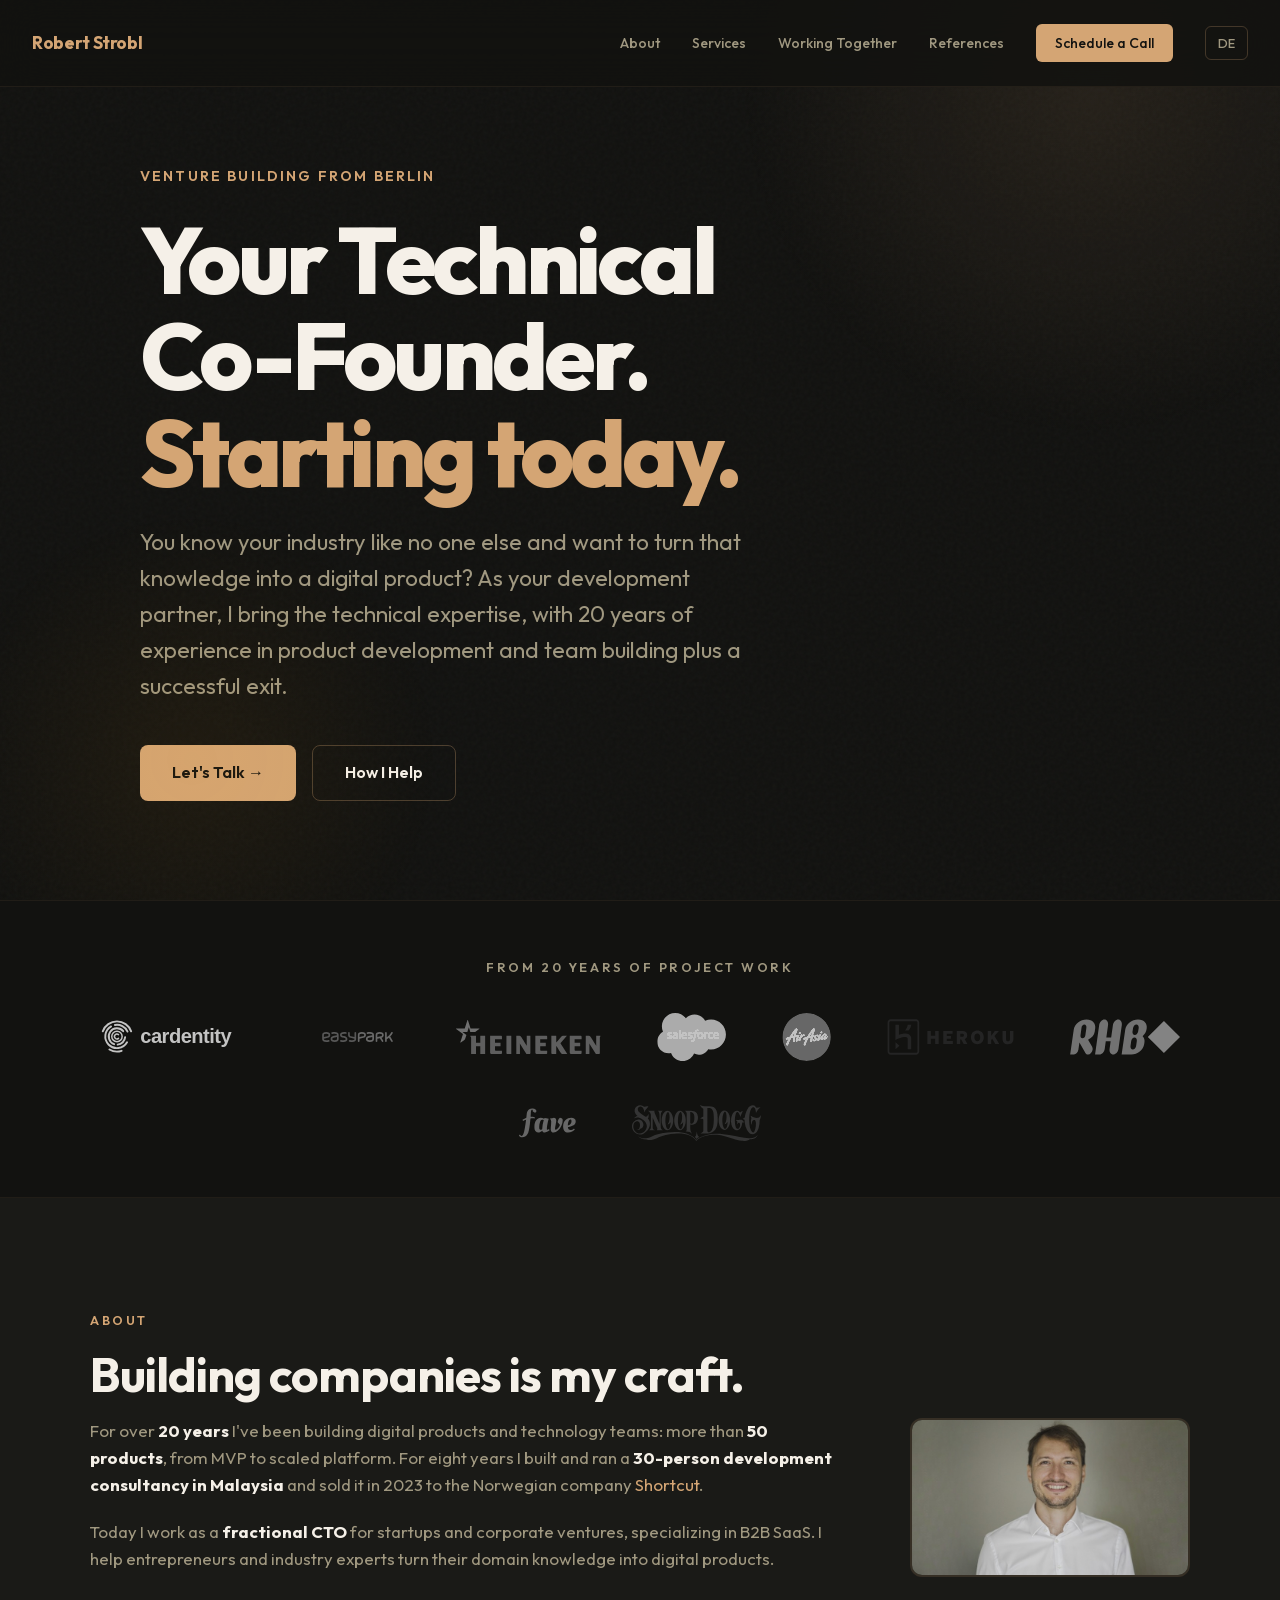
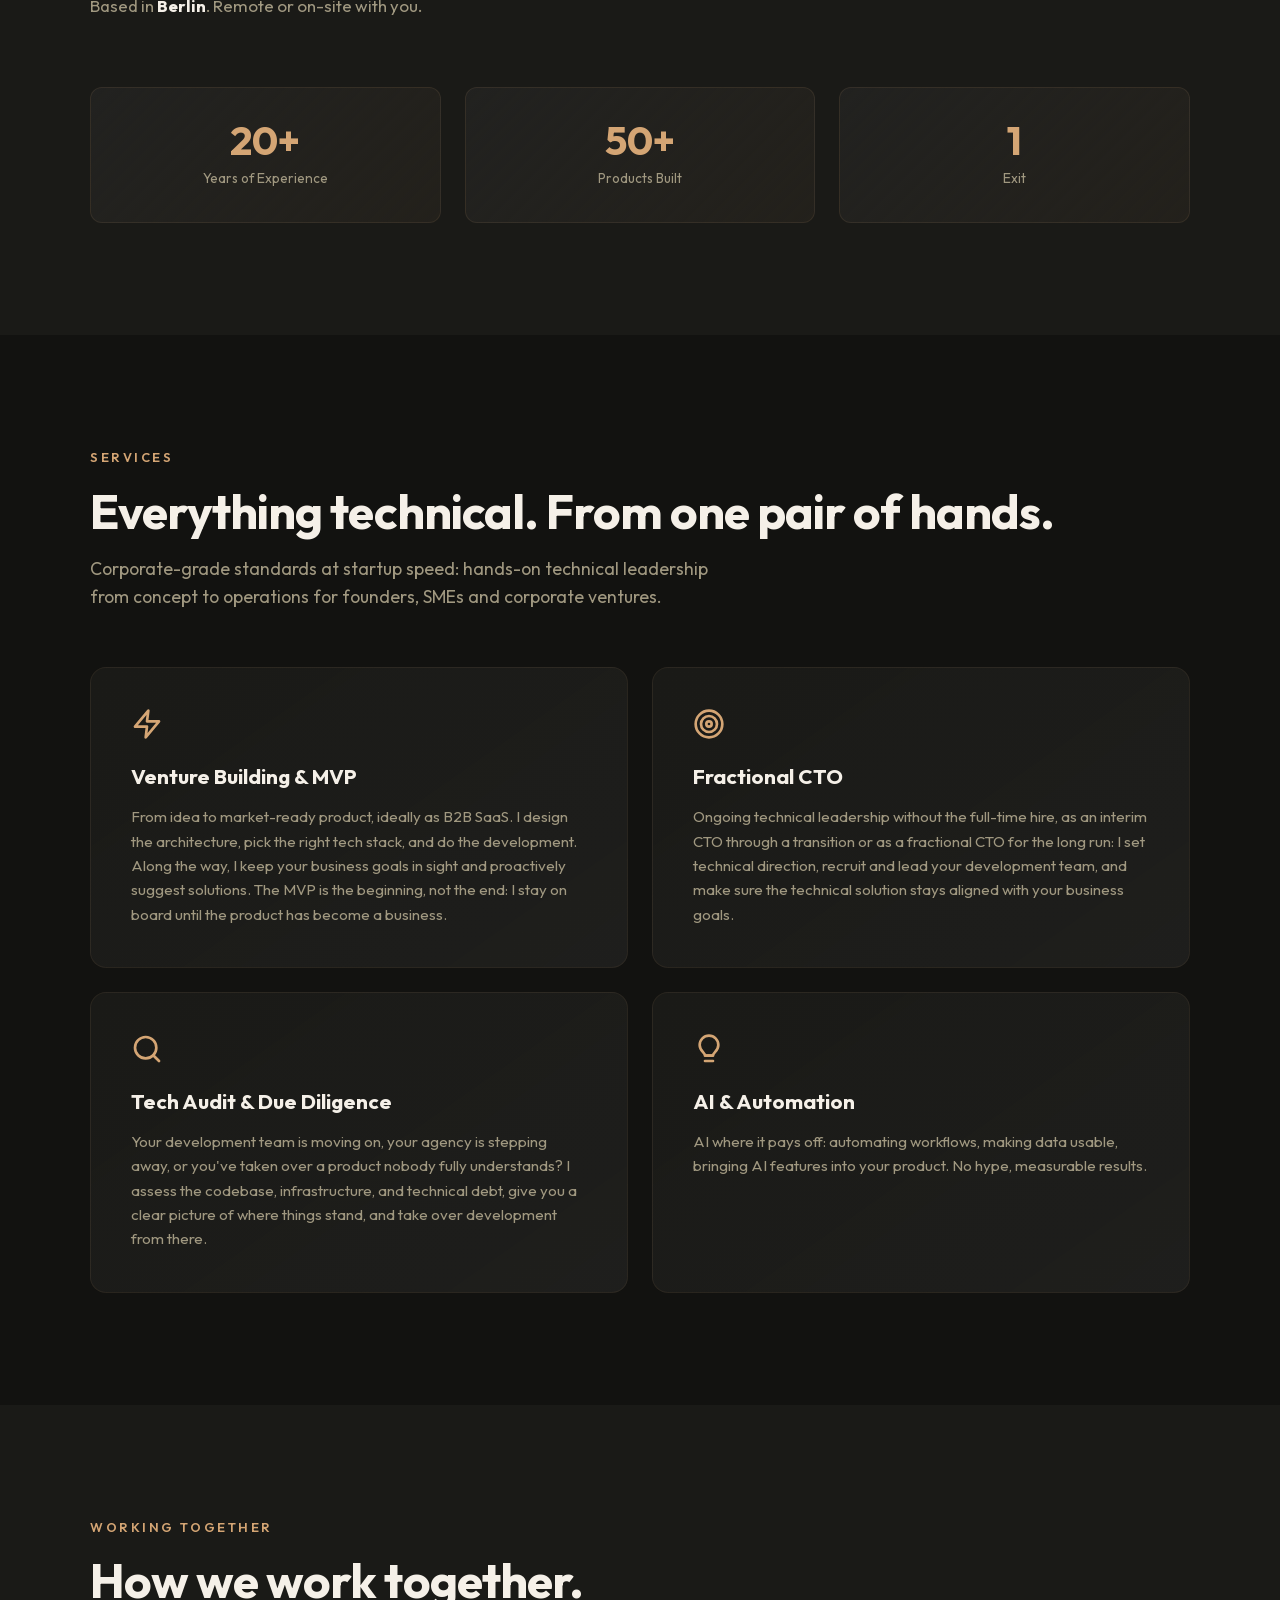
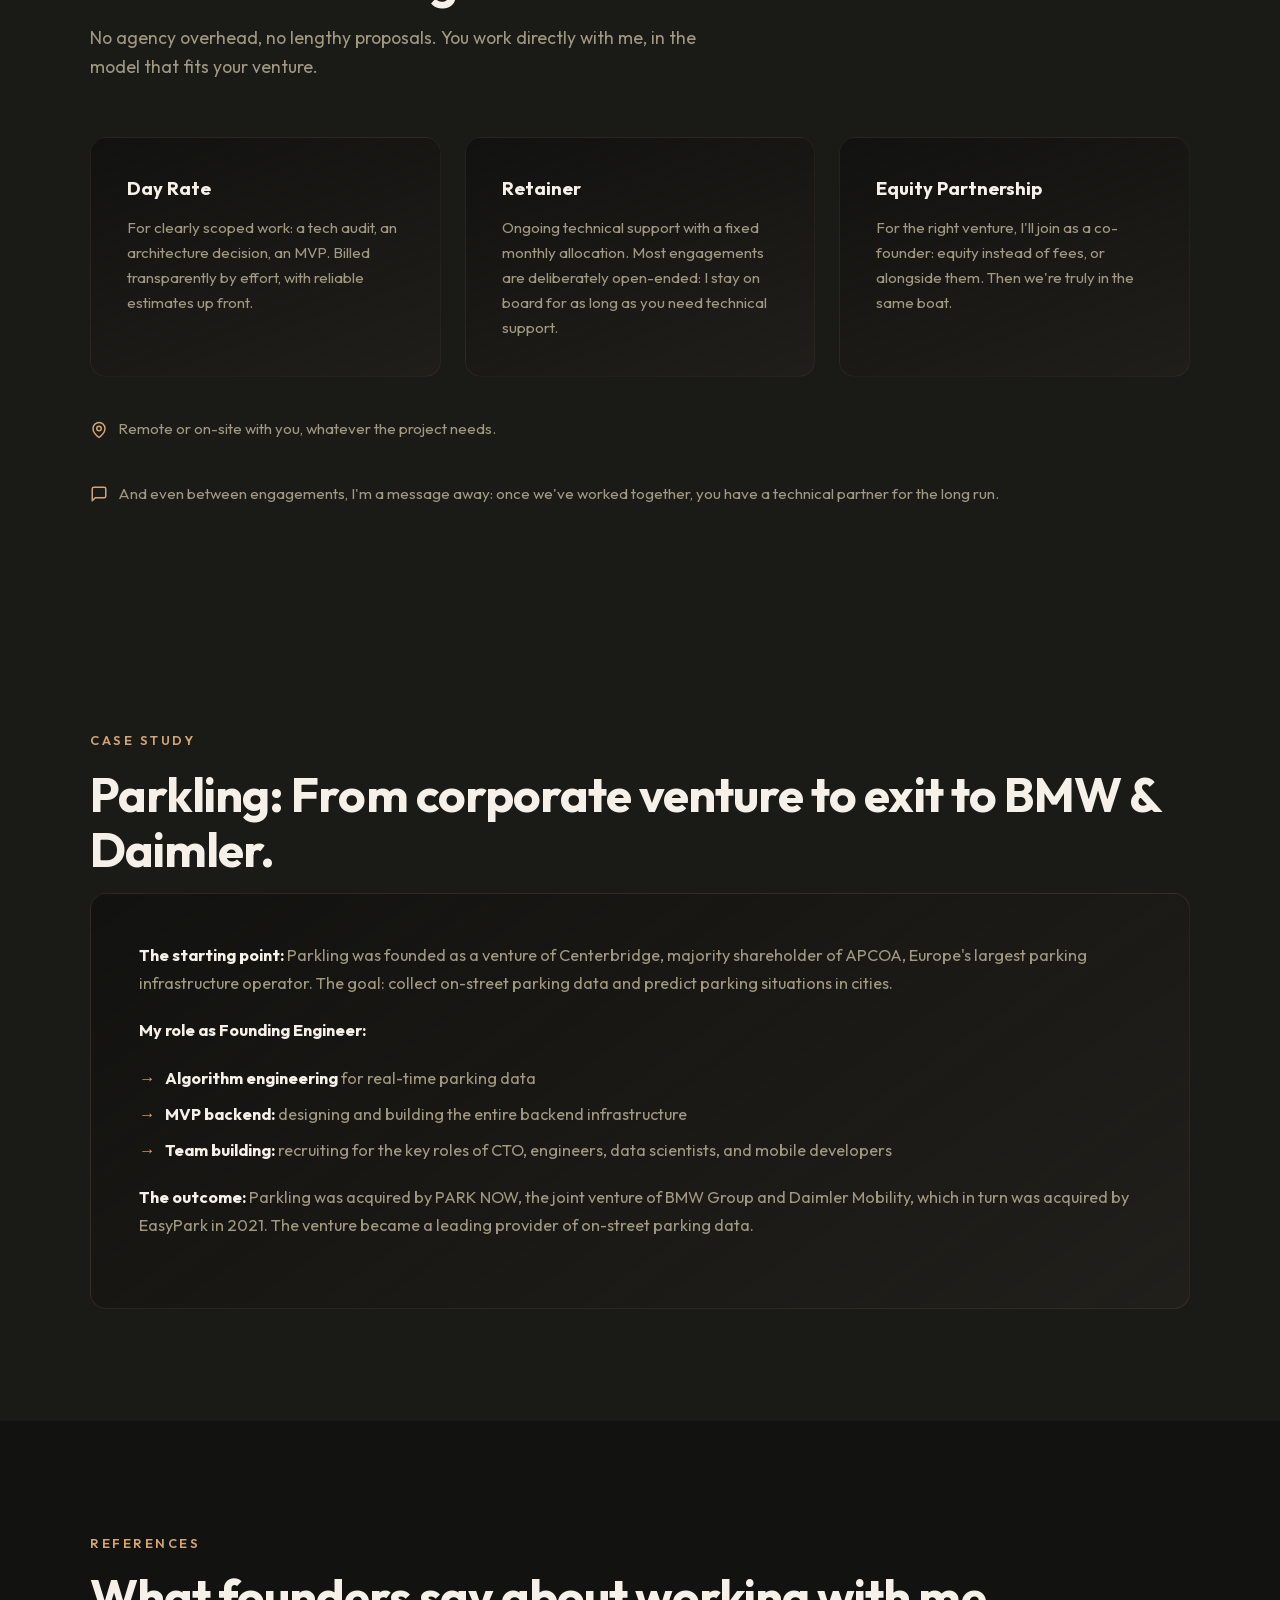
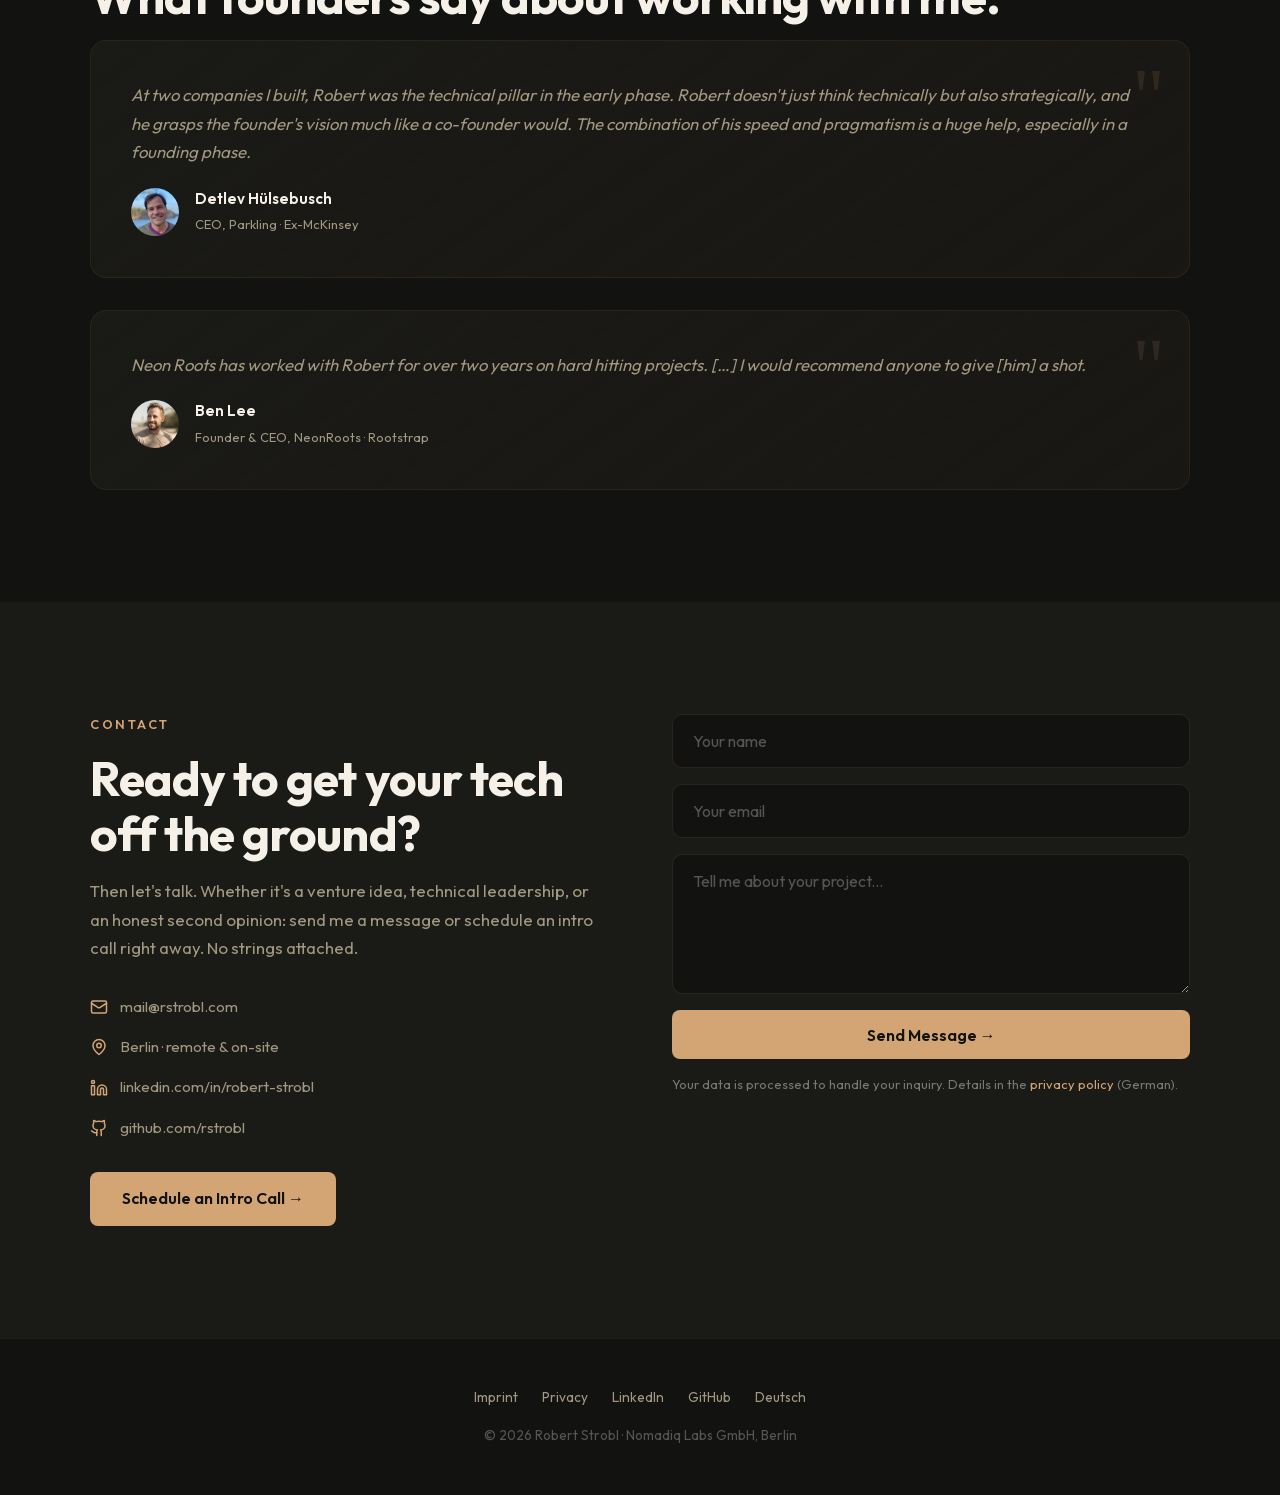
<file: en/index.html>
<!DOCTYPE html>
<html lang="en">
<head>
<meta charset="UTF-8">
<meta name="viewport" content="width=device-width, initial-scale=1.0">
<title>Robert Strobl — Technical Co-Founder &amp; Fractional CTO | Berlin</title>
<meta name="description" content="Your technical co-founder, starting today: B2B SaaS and MVP development, fractional CTO, tech due diligence and AI solutions. 20+ years of experience, a successful exit. Berlin, remote and on-site.">
<meta name="author" content="Robert Strobl">
<link rel="canonical" href="https://rstrobl.com/en/">
<link rel="alternate" hreflang="de" href="https://rstrobl.com/">
<link rel="alternate" hreflang="en" href="https://rstrobl.com/en/">
<link rel="alternate" hreflang="x-default" href="https://rstrobl.com/">
<meta property="og:type" content="website">
<meta property="og:title" content="Robert Strobl — Technical Co-Founder & Fractional CTO">
<meta property="og:description" content="Your technical co-founder, starting today: B2B SaaS and MVP development, fractional CTO, tech due diligence and AI solutions. 20+ years of experience, a successful exit.">
<meta property="og:url" content="https://rstrobl.com/en/">
<meta property="og:site_name" content="Robert Strobl">
<meta property="og:locale" content="en_US">
<meta property="og:image" content="https://rstrobl.com/robert-v2.jpg">
<meta name="twitter:card" content="summary">
<link rel="icon" href="/favicon.ico" sizes="32x32 48x48">
<link rel="icon" type="image/svg+xml" href="/favicon.svg">
<link rel="icon" type="image/png" sizes="96x96" href="/favicon-96x96.png">
<link rel="apple-touch-icon" href="/apple-touch-icon.png">
<link rel="stylesheet" href="../style.css">
<script type="application/ld+json">
{
  "@context": "https://schema.org",
  "@type": "Person",
  "name": "Robert Strobl",
  "jobTitle": "Fractional CTO",
  "description": "Fractional CTO and technical co-founder for venture building, MVP development, tech due diligence and AI solutions.",
  "url": "https://rstrobl.com/en/",
  "image": "https://rstrobl.com/robert-v2.jpg",
  "email": "mailto:mail@rstrobl.com",
  "address": {"@type": "PostalAddress", "addressLocality": "Berlin", "addressCountry": "DE"},
  "sameAs": ["https://www.linkedin.com/in/robert-strobl/", "https://github.com/rstrobl"],
  "worksFor": {"@type": "Organization", "name": "Nomadiq Labs GmbH"}
}
</script>
</head>
<body>

<nav>
  <div class="nav-name"><a href="#">Robert Strobl</a></div>
  <div class="nav-links" id="navLinks">
    <a href="#about">About</a>
    <a href="#services">Services</a>
    <a href="#engage">Working Together</a>
    <a href="#testimonials">References</a>
    <a href="#contact" class="nav-cta">Schedule a Call</a>
    <a href="../" class="nav-lang" lang="de" hreflang="de">DE</a>
  </div>
  <div class="hamburger" id="hamburger" onclick="this.classList.toggle('open');document.getElementById('navLinks').classList.toggle('open')">
    <span></span><span></span><span></span>
  </div>
</nav>

<section class="hero">
  <div class="hero-inner">
    <div class="hero-label">Venture Building from Berlin</div>
    <h1>Your Technical<br>Co-Founder.<br><span>Starting today.</span></h1>
    <p>You know your industry like no one else and want to turn that knowledge into a digital product? As your development partner, I bring the technical expertise, with 20 years of experience in product development and team building plus a successful exit.</p>
    <div class="hero-btns">
      <a href="https://calendly.com/robertstrobl/30mins" target="_blank" rel="noopener" class="btn btn-primary">Let's Talk →</a>
      <a href="#services" class="btn btn-outline">How I Help</a>
    </div>
  </div>
</section>

<div class="logos">
  <div class="logos-title">From 20 Years of Project Work</div>
  <div class="logos-row">
    <img src="../brands/cardentity.svg" alt="Cardentity" loading="lazy">
    <img src="../brands/easypark.svg" alt="EasyPark" class="logo-tall" loading="lazy">
    <img src="../brands/heineken.svg" alt="Heineken" loading="lazy">
    <img src="../brands/salesforce.svg" alt="Salesforce" class="logo-big" loading="lazy">
    <img src="../brands/airasia.svg" alt="AirAsia" class="logo-big" loading="lazy">
    <img src="../brands/heroku.svg" alt="Heroku" loading="lazy">
    <img src="../brands/rhb.svg" alt="RHB" loading="lazy">
    <img src="../brands/fave.svg" alt="Fave" loading="lazy">
    <img src="../brands/snoopdogg.svg" alt="Snoop Dogg" loading="lazy">
  </div>
</div>

<section class="about" id="about">
  <div class="container">
    <div class="section-label">About</div>
    <div class="section-title">Building companies is my craft.</div>
    <div class="about-grid">
      <div class="about-text">
        <p>For over <strong>20 years</strong> I've been building digital products and technology teams: more than <strong>50 products</strong>, from MVP to scaled platform. For eight years I built and ran a <strong>30-person development consultancy in Malaysia</strong> and sold it in 2023 to the Norwegian company <a href="https://shortcut.my/" target="_blank" rel="noopener">Shortcut</a>.</p>
        <p>Today I work as a <strong>fractional CTO</strong> for startups and corporate ventures, specializing in B2B SaaS. I help entrepreneurs and industry experts turn their domain knowledge into digital products.</p>
        <p>Based in <strong>Berlin</strong>. Remote or on-site with you.</p>
      </div>
      <img src="../robert-v2.jpg" alt="Robert Strobl" class="about-photo" loading="lazy">
    </div>
    <div class="about-stats-row">
      <div class="stats">
        <div class="stat reveal"><div class="stat-num">20+</div><div class="stat-label">Years of Experience</div></div>
        <div class="stat reveal"><div class="stat-num">50+</div><div class="stat-label">Products Built</div></div>
        <div class="stat reveal"><div class="stat-num">1</div><div class="stat-label">Exit</div></div>
      </div>
    </div>
  </div>
</section>

<section id="services">
  <div class="container">
    <div class="section-label">Services</div>
    <div class="section-title">Everything technical. From one pair of hands.</div>
    <div class="section-sub">Corporate-grade standards at startup speed: hands-on technical leadership from concept to operations for founders, SMEs and corporate ventures.</div>
    <div class="services-grid">
      <div class="service-card reveal">
        <div class="service-icon"><svg xmlns="http://www.w3.org/2000/svg" width="32" height="32" viewBox="0 0 24 24" fill="none" stroke="currentColor" stroke-width="2" stroke-linecap="round" stroke-linejoin="round"><polygon points="13 2 3 14 12 14 11 22 21 10 12 10 13 2"/></svg></div>
        <h3>Venture Building &amp; MVP</h3>
        <p>From idea to market-ready product, ideally as B2B SaaS. I design the architecture, pick the right tech stack, and do the development. Along the way, I keep your business goals in sight and proactively suggest solutions. The MVP is the beginning, not the end: I stay on board until the product has become a business.</p>
      </div>
      <div class="service-card reveal">
        <div class="service-icon"><svg xmlns="http://www.w3.org/2000/svg" width="32" height="32" viewBox="0 0 24 24" fill="none" stroke="currentColor" stroke-width="2" stroke-linecap="round" stroke-linejoin="round"><circle cx="12" cy="12" r="10"/><circle cx="12" cy="12" r="6"/><circle cx="12" cy="12" r="2"/></svg></div>
        <h3>Fractional CTO</h3>
        <p>Ongoing technical leadership without the full-time hire, as an interim CTO through a transition or as a fractional CTO for the long run: I set technical direction, recruit and lead your development team, and make sure the technical solution stays aligned with your business goals.</p>
      </div>
      <div class="service-card reveal">
        <div class="service-icon"><svg xmlns="http://www.w3.org/2000/svg" width="32" height="32" viewBox="0 0 24 24" fill="none" stroke="currentColor" stroke-width="2" stroke-linecap="round" stroke-linejoin="round"><circle cx="11" cy="11" r="8"/><line x1="21" y1="21" x2="16.65" y2="16.65"/></svg></div>
        <h3>Tech Audit &amp; Due Diligence</h3>
        <p>Your development team is moving on, your agency is stepping away, or you've taken over a product nobody fully understands? I assess the codebase, infrastructure, and technical debt, give you a clear picture of where things stand, and take over development from there.</p>
      </div>
      <div class="service-card reveal">
        <div class="service-icon"><svg xmlns="http://www.w3.org/2000/svg" width="32" height="32" viewBox="0 0 24 24" fill="none" stroke="currentColor" stroke-width="2" stroke-linecap="round" stroke-linejoin="round"><path d="M12 2a7 7 0 0 1 7 7c0 2.4-1.2 4-2.5 5.4-.9 1-1.5 1.7-1.5 2.6h-6c0-.9-.6-1.6-1.5-2.6C6.2 13 5 11.4 5 9a7 7 0 0 1 7-7Z"/><path d="M9 21h6"/><path d="M10 17h4"/></svg></div>
        <h3>AI &amp; Automation</h3>
        <p>AI where it pays off: automating workflows, making data usable, bringing AI features into your product. No hype, measurable results.</p>
      </div>
    </div>
  </div>
</section>

<section class="engage" id="engage">
  <div class="container">
    <div class="section-label">Working Together</div>
    <div class="section-title">How we work together.</div>
    <div class="section-sub">No agency overhead, no lengthy proposals. You work directly with me, in the model that fits your venture.</div>
    <div class="engage-grid">
      <div class="engage-card reveal">
        <h3>Day Rate</h3>
        <p>For clearly scoped work: a tech audit, an architecture decision, an MVP. Billed transparently by effort, with reliable estimates up front.</p>
      </div>
      <div class="engage-card reveal">
        <h3>Retainer</h3>
        <p>Ongoing technical support with a fixed monthly allocation. Most engagements are deliberately open-ended: I stay on board for as long as you need technical support.</p>
      </div>
      <div class="engage-card reveal">
        <h3>Equity Partnership</h3>
        <p>For the right venture, I'll join as a co-founder: equity instead of fees, or alongside them. Then we're truly in the same boat.</p>
      </div>
    </div>
    <div class="engage-note">
      <svg xmlns="http://www.w3.org/2000/svg" width="18" height="18" viewBox="0 0 24 24" fill="none" stroke="currentColor" stroke-width="2" stroke-linecap="round" stroke-linejoin="round"><path d="M20 10c0 6-8 12-8 12s-8-6-8-12a8 8 0 0 1 16 0Z"/><circle cx="12" cy="10" r="3"/></svg>
      Remote or on-site with you, whatever the project needs.
    </div>
    <div class="engage-note">
      <svg xmlns="http://www.w3.org/2000/svg" width="18" height="18" viewBox="0 0 24 24" fill="none" stroke="currentColor" stroke-width="2" stroke-linecap="round" stroke-linejoin="round"><path d="M21 15a2 2 0 0 1-2 2H7l-4 4V5a2 2 0 0 1 2-2h14a2 2 0 0 1 2 2z"/></svg>
      And even between engagements, I'm a message away: once we've worked together, you have a technical partner for the long run.
    </div>
  </div>
</section>

<section class="casestudy" id="casestudy">
  <div class="container">
    <div class="section-label">Case Study</div>
    <div class="section-title">Parkling: From corporate venture to exit to BMW &amp; Daimler.</div>
    <div class="case-box reveal">
      <p><strong>The starting point:</strong> Parkling was founded as a venture of Centerbridge, majority shareholder of APCOA, Europe's largest parking infrastructure operator. The goal: collect on-street parking data and predict parking situations in cities.</p>
      <p><strong>My role as Founding Engineer:</strong></p>
      <ul>
        <li><strong>Algorithm engineering</strong> for real-time parking data</li>
        <li><strong>MVP backend:</strong> designing and building the entire backend infrastructure</li>
        <li><strong>Team building:</strong> recruiting for the key roles of CTO, engineers, data scientists, and mobile developers</li>
      </ul>
      <p><strong>The outcome:</strong> Parkling was acquired by PARK NOW, the joint venture of BMW Group and Daimler Mobility, which in turn was acquired by EasyPark in 2021. The venture became a leading provider of on-street parking data.</p>
    </div>
  </div>
</section>

<section id="testimonials">
  <div class="container">
    <div class="section-label">References</div>
    <div class="section-title">What founders say about working with me.</div>
    <div class="testimonials-grid">
      <div class="testimonial reveal">
        <p>At two companies I built, Robert was the technical pillar in the early phase. Robert doesn't just think technically but also strategically, and he grasps the founder's vision much like a co-founder would. The combination of his speed and pragmatism is a huge help, especially in a founding phase.</p>
        <div class="testimonial-author">
          <img src="../detlev-huelsebusch.jpg" alt="Detlev Hülsebusch" class="author-avatar" loading="lazy">
          <div class="author-info">
            <h4>Detlev Hülsebusch</h4>
            <span>CEO, Parkling · Ex-McKinsey</span>
          </div>
        </div>
      </div>
      <div class="testimonial reveal">
        <p>Neon Roots has worked with Robert for over two years on hard hitting projects. […] I would recommend anyone to give [him] a shot.</p>
        <div class="testimonial-author">
          <img src="../ben-lee.jpg" alt="Ben Lee" class="author-avatar" loading="lazy">
          <div class="author-info">
            <h4>Ben Lee</h4>
            <span>Founder &amp; CEO, NeonRoots · Rootstrap</span>
          </div>
        </div>
      </div>
    </div>
  </div>
</section>

<section class="contact" id="contact">
  <div class="container">
    <div class="contact-grid">
      <div class="contact-info">
        <div class="section-label">Contact</div>
        <div class="section-title">Ready to get your tech off the ground?</div>
        <p>Then let's talk. Whether it's a venture idea, technical leadership, or an honest second opinion: send me a message or schedule an intro call right away. No strings attached.</p>
        <div class="contact-detail"><span class="contact-icon"><svg xmlns="http://www.w3.org/2000/svg" width="18" height="18" viewBox="0 0 24 24" fill="none" stroke="currentColor" stroke-width="2" stroke-linecap="round" stroke-linejoin="round"><rect width="20" height="16" x="2" y="4" rx="2"/><path d="m22 7-8.97 5.7a1.94 1.94 0 0 1-2.06 0L2 7"/></svg></span> <a href="mailto:mail@rstrobl.com">mail@rstrobl.com</a></div>
        <div class="contact-detail"><span class="contact-icon"><svg xmlns="http://www.w3.org/2000/svg" width="18" height="18" viewBox="0 0 24 24" fill="none" stroke="currentColor" stroke-width="2" stroke-linecap="round" stroke-linejoin="round"><path d="M20 10c0 6-8 12-8 12s-8-6-8-12a8 8 0 0 1 16 0Z"/><circle cx="12" cy="10" r="3"/></svg></span> Berlin · remote &amp; on-site</div>
        <div class="contact-detail"><span class="contact-icon"><svg xmlns="http://www.w3.org/2000/svg" width="18" height="18" viewBox="0 0 24 24" fill="none" stroke="currentColor" stroke-width="2" stroke-linecap="round" stroke-linejoin="round"><path d="M16 8a6 6 0 0 1 6 6v7h-4v-7a2 2 0 0 0-2-2 2 2 0 0 0-2 2v7h-4v-7a6 6 0 0 1 6-6z"/><rect width="4" height="12" x="2" y="9"/><circle cx="4" cy="4" r="2"/></svg></span> <a href="https://www.linkedin.com/in/robert-strobl/" target="_blank" rel="noopener">linkedin.com/in/robert-strobl</a></div>
        <div class="contact-detail"><span class="contact-icon"><svg xmlns="http://www.w3.org/2000/svg" width="18" height="18" viewBox="0 0 24 24" fill="none" stroke="currentColor" stroke-width="2" stroke-linecap="round" stroke-linejoin="round"><path d="M15 22v-4a4.8 4.8 0 0 0-1-3.5c3 0 6-2 6-5.5.08-1.25-.27-2.48-1-3.5.28-1.15.28-2.35 0-3.5 0 0-1 0-3 1.5-2.64-.5-5.36-.5-8 0C6 2 5 2 5 2c-.3 1.15-.3 2.35 0 3.5A5.403 5.403 0 0 0 4 9c0 3.5 3 5.5 6 5.5-.39.49-.68 1.05-.85 1.65-.17.6-.22 1.23-.15 1.85v4"/><path d="M9 18c-4.51 2-5-2-7-2"/></svg></span> <a href="https://github.com/rstrobl" target="_blank" rel="noopener">github.com/rstrobl</a></div>
        <div class="contact-calendly">
          <a href="https://calendly.com/robertstrobl/30mins" target="_blank" rel="noopener" class="btn btn-primary">Schedule an Intro Call →</a>
        </div>
      </div>
      <form action="https://formspree.io/f/mldeplgr" method="POST">
        <input type="text" name="name" placeholder="Your name" required>
        <input type="email" name="email" placeholder="Your email" required>
        <textarea name="message" placeholder="Tell me about your project..." required></textarea>
        <button type="submit" class="btn btn-primary btn-submit">Send Message →</button>
        <p class="form-privacy">Your data is processed to handle your inquiry. Details in the <a href="../datenschutz/">privacy policy</a> (German).</p>
      </form>
    </div>
  </div>
</section>

<footer>
  <div class="footer-links">
    <a href="../impressum/">Imprint</a>
    <a href="../datenschutz/">Privacy</a>
    <a href="https://www.linkedin.com/in/robert-strobl/" target="_blank" rel="noopener">LinkedIn</a>
    <a href="https://github.com/rstrobl" target="_blank" rel="noopener">GitHub</a>
    <a href="../" hreflang="de">Deutsch</a>
  </div>
  <p>© 2026 Robert Strobl · Nomadiq Labs GmbH, Berlin</p>
</footer>

<script>
window.addEventListener('scroll',()=>{document.querySelector('nav').classList.toggle('scrolled',window.scrollY>50)});
document.querySelectorAll('.nav-links a').forEach(a=>a.addEventListener('click',()=>{document.getElementById('navLinks').classList.remove('open');document.getElementById('hamburger').classList.remove('open')}));
const obs=new IntersectionObserver((entries)=>{entries.forEach(e=>{if(e.isIntersecting){e.target.classList.add('visible');obs.unobserve(e.target)}})},{threshold:.15});
document.querySelectorAll('.reveal').forEach(el=>obs.observe(el));
</script>
</body>
</html>
</file>
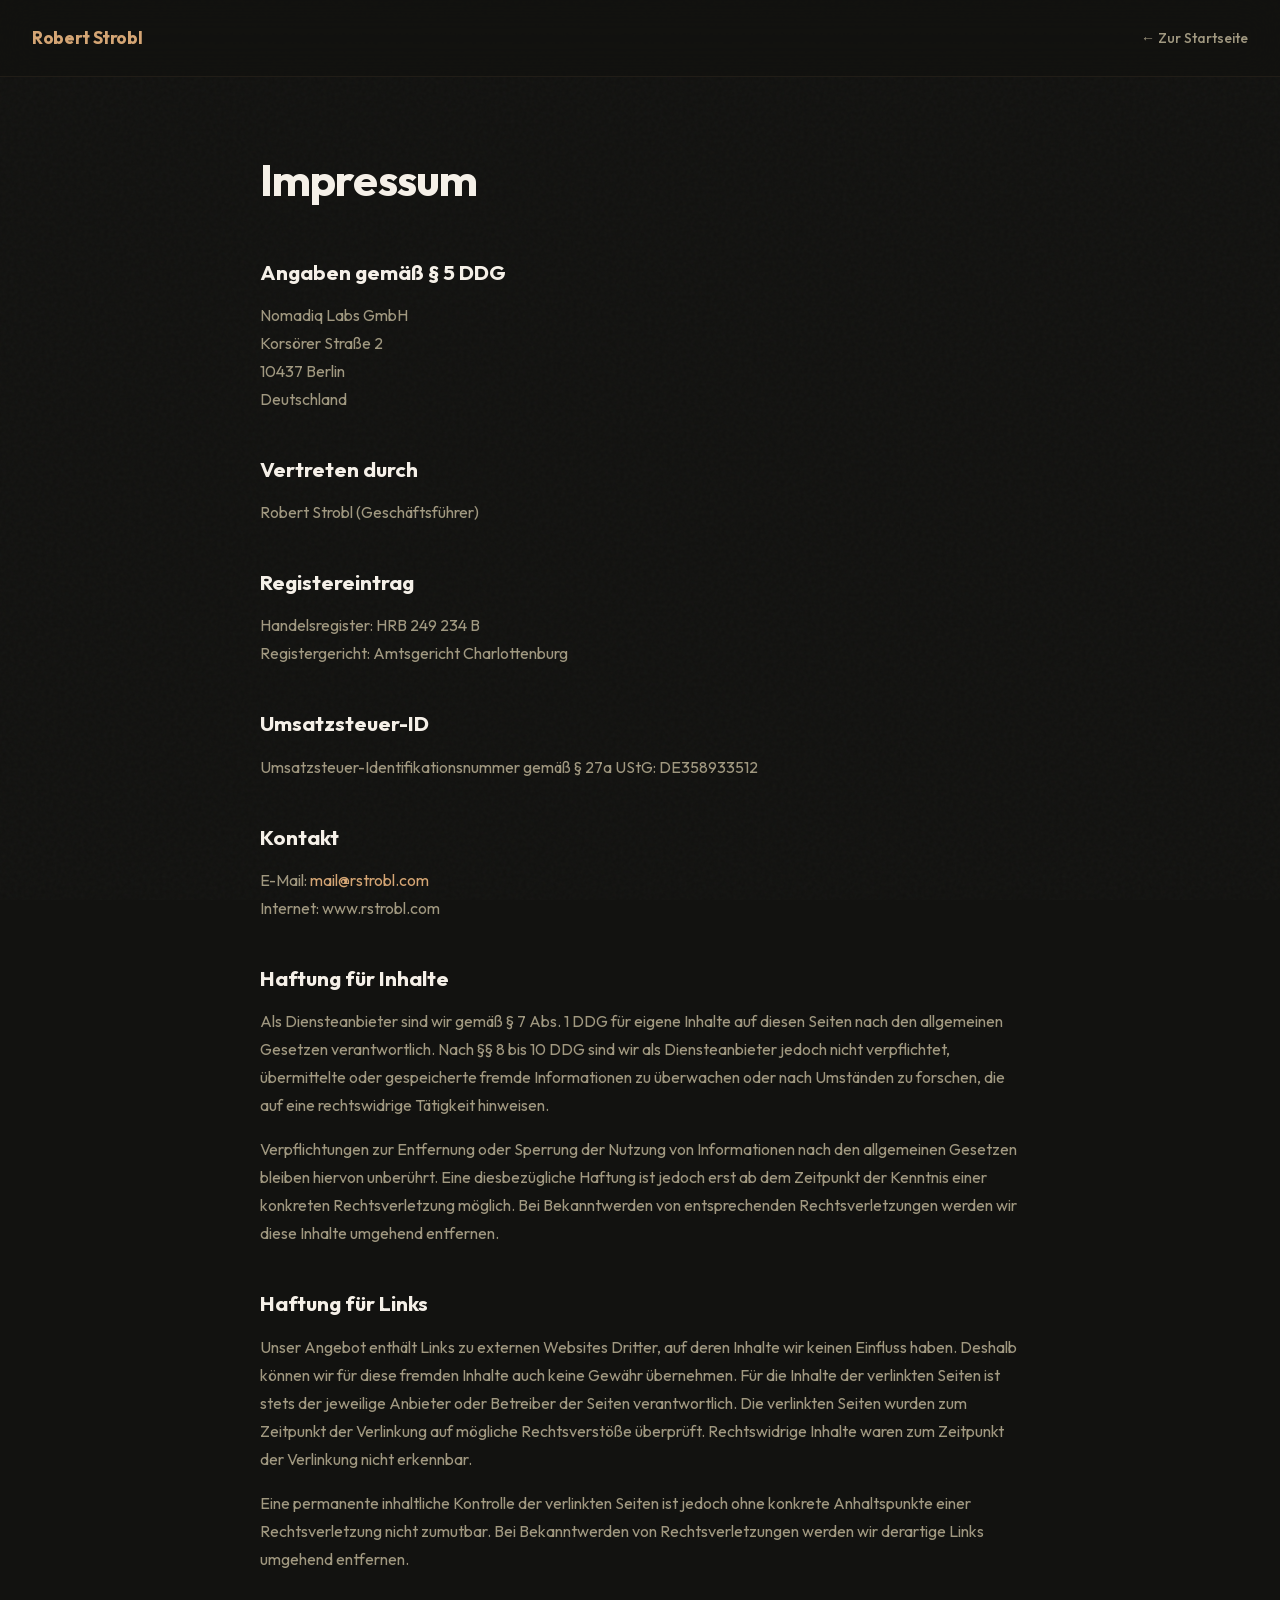
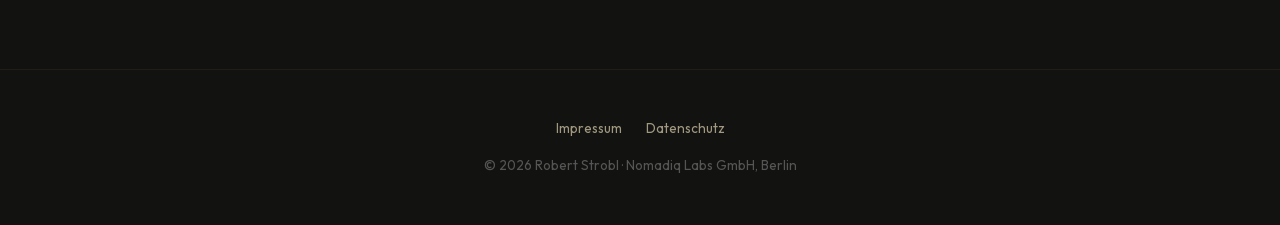
<file: impressum/index.html>
<!DOCTYPE html>
<html lang="de">
<head>
<meta charset="UTF-8">
<meta name="viewport" content="width=device-width, initial-scale=1.0">
<title>Impressum — Robert Strobl</title>
<meta name="robots" content="noindex, follow">
<link rel="canonical" href="https://rstrobl.com/impressum/">
<link rel="icon" href="/favicon.ico" sizes="32x32 48x48">
<link rel="icon" type="image/svg+xml" href="/favicon.svg">
<link rel="icon" type="image/png" sizes="96x96" href="/favicon-96x96.png">
<link rel="apple-touch-icon" href="/apple-touch-icon.png">
<link rel="stylesheet" href="../style.css">
</head>
<body>

<nav>
  <div class="nav-name"><a href="../">Robert Strobl</a></div>
  <div class="nav-links">
    <a href="../">← Zur Startseite</a>
  </div>
</nav>

<section class="legal">
  <div class="container">
    <h1>Impressum</h1>

    <h2>Angaben gemäß § 5 DDG</h2>
    <p>Nomadiq Labs GmbH<br>
    Korsörer Straße 2<br>
    10437 Berlin<br>
    Deutschland</p>

    <h2>Vertreten durch</h2>
    <p>Robert Strobl (Geschäftsführer)</p>

    <h2>Registereintrag</h2>
    <p>Handelsregister: HRB 249 234 B<br>
    Registergericht: Amtsgericht Charlottenburg</p>

    <h2>Umsatzsteuer-ID</h2>
    <p>Umsatzsteuer-Identifikationsnummer gemäß § 27a UStG: DE358933512</p>

    <h2>Kontakt</h2>
    <p>E-Mail: <a href="mailto:mail@rstrobl.com">mail@rstrobl.com</a><br>
    Internet: www.rstrobl.com</p>

    <h2>Haftung für Inhalte</h2>
    <p>Als Diensteanbieter sind wir gemäß § 7 Abs. 1 DDG für eigene Inhalte auf diesen Seiten nach den allgemeinen Gesetzen verantwortlich. Nach §§ 8 bis 10 DDG sind wir als Diensteanbieter jedoch nicht verpflichtet, übermittelte oder gespeicherte fremde Informationen zu überwachen oder nach Umständen zu forschen, die auf eine rechtswidrige Tätigkeit hinweisen.</p>
    <p>Verpflichtungen zur Entfernung oder Sperrung der Nutzung von Informationen nach den allgemeinen Gesetzen bleiben hiervon unberührt. Eine diesbezügliche Haftung ist jedoch erst ab dem Zeitpunkt der Kenntnis einer konkreten Rechtsverletzung möglich. Bei Bekanntwerden von entsprechenden Rechtsverletzungen werden wir diese Inhalte umgehend entfernen.</p>

    <h2>Haftung für Links</h2>
    <p>Unser Angebot enthält Links zu externen Websites Dritter, auf deren Inhalte wir keinen Einfluss haben. Deshalb können wir für diese fremden Inhalte auch keine Gewähr übernehmen. Für die Inhalte der verlinkten Seiten ist stets der jeweilige Anbieter oder Betreiber der Seiten verantwortlich. Die verlinkten Seiten wurden zum Zeitpunkt der Verlinkung auf mögliche Rechtsverstöße überprüft. Rechtswidrige Inhalte waren zum Zeitpunkt der Verlinkung nicht erkennbar.</p>
    <p>Eine permanente inhaltliche Kontrolle der verlinkten Seiten ist jedoch ohne konkrete Anhaltspunkte einer Rechtsverletzung nicht zumutbar. Bei Bekanntwerden von Rechtsverletzungen werden wir derartige Links umgehend entfernen.</p>
  </div>
</section>

<footer>
  <div class="footer-links">
    <a href="../impressum/">Impressum</a>
    <a href="../datenschutz/">Datenschutz</a>
  </div>
  <p>© 2026 Robert Strobl · Nomadiq Labs GmbH, Berlin</p>
</footer>

</body>
</html>
</file>
<file: style.css>
@font-face{font-family:'Outfit';font-style:normal;font-weight:400 800;font-display:swap;src:url('fonts/outfit-latin.woff2') format('woff2');unicode-range:U+0000-00FF,U+0131,U+0152-0153,U+02BB-02BC,U+02C6,U+02DA,U+02DC,U+0304,U+0308,U+0329,U+2000-206F,U+20AC,U+2122,U+2191,U+2193,U+2212,U+2215,U+FEFF,U+FFFD}
@font-face{font-family:'Outfit';font-style:normal;font-weight:400 800;font-display:swap;src:url('fonts/outfit-latin-ext.woff2') format('woff2');unicode-range:U+0100-02BA,U+02BD-02C5,U+02C7-02CC,U+02CE-02D7,U+02DD-02FF,U+0304,U+0308,U+0329,U+1D00-1DBF,U+1E00-1E9F,U+1EF2-1EFF,U+2020,U+20A0-20AB,U+20AD-20C0,U+2113,U+2C60-2C7F,U+A720-A7FF}
*,*::before,*::after{margin:0;padding:0;box-sizing:border-box}
:root{--bg:#121210;--bg2:#1A1A17;--bg3:#222220;--accent:#D4A574;--accent2:#F59E0B;--white:#F5F0E8;--gray:#A09880;--font:'Outfit',sans-serif}
html{scroll-behavior:smooth;font-size:16px}
body{background:var(--bg);color:var(--white);font-family:var(--font);line-height:1.6;overflow-x:hidden;position:relative}
body::before{content:'';position:fixed;top:0;left:0;width:100%;height:100%;opacity:.03;pointer-events:none;z-index:0;background-image:url("data:image/svg+xml,%3Csvg viewBox='0 0 256 256' xmlns='http://www.w3.org/2000/svg'%3E%3Cfilter id='noise'%3E%3CfeTurbulence type='fractalNoise' baseFrequency='0.9' numOctaves='4' stitchTiles='stitch'/%3E%3C/filter%3E%3Crect width='100%25' height='100%25' filter='url(%23noise)'/%3E%3C/svg%3E")}
body>*{position:relative;z-index:1}
a{color:var(--accent);text-decoration:none;transition:color .2s}
a:hover{color:var(--white)}
nav{position:fixed;top:0;left:0;right:0;z-index:100;padding:1.5rem 2rem;display:flex;justify-content:space-between;align-items:center;background:rgba(18,18,16,.85);backdrop-filter:blur(20px);border-bottom:1px solid rgba(212,165,116,.08);transition:padding .3s}
nav.scrolled{padding:.8rem 2rem}
.nav-name{font-weight:700;font-size:1.1rem;letter-spacing:-.02em;color:var(--accent)}
.nav-name a{color:var(--accent)}
.nav-links{display:flex;gap:2rem;align-items:center}
.nav-links a{color:var(--gray);font-size:.875rem;font-weight:500;transition:color .2s}
.nav-links a:hover{color:var(--white)}
.nav-cta{background:var(--accent)!important;color:var(--bg)!important;padding:.5rem 1.2rem;border-radius:6px;font-weight:600;font-size:.875rem}
.nav-cta:hover{background:var(--white)!important}
.nav-lang{font-size:.8rem!important;letter-spacing:.05em;border:1px solid rgba(212,165,116,.25);padding:.35rem .7rem;border-radius:6px}
.hamburger{display:none;flex-direction:column;gap:5px;cursor:pointer;z-index:101}
.hamburger span{width:24px;height:2px;background:var(--white);transition:all .3s}
.hero{min-height:100vh;display:flex;align-items:center;padding:8rem 2rem 4rem;position:relative;overflow:hidden}
.hero::before{content:'';position:absolute;top:-40%;right:-20%;width:70vw;height:70vw;background:radial-gradient(circle,rgba(212,165,116,.1) 0%,transparent 55%);pointer-events:none}
.hero::after{content:'';position:absolute;bottom:-20%;left:-10%;width:50vw;height:50vw;background:radial-gradient(circle,rgba(245,158,11,.06) 0%,transparent 55%);pointer-events:none}
.hero-inner{max-width:1000px;margin:0 auto;width:100%}
.hero-label{display:inline-block;color:var(--accent);font-size:.9rem;font-weight:600;letter-spacing:.15em;text-transform:uppercase;margin-bottom:1.5rem;opacity:0;animation:fadeUp .8s .2s forwards}
.hero h1{font-size:clamp(2.8rem,7.5vw,5.8rem);font-weight:800;line-height:1.04;letter-spacing:-.04em;margin-bottom:1.5rem;opacity:0;animation:fadeUp .8s .4s forwards}
.hero h1 span{color:var(--accent);display:inline-block}
.hero p{font-size:clamp(1.15rem,2vw,1.4rem);color:var(--gray);max-width:620px;margin-bottom:2.5rem;opacity:0;animation:fadeUp .8s .6s forwards}
.hero-btns{display:flex;gap:1rem;flex-wrap:wrap;opacity:0;animation:fadeUp .8s .8s forwards}
.btn{display:inline-flex;align-items:center;gap:.5rem;padding:.9rem 2rem;border-radius:8px;font-weight:600;font-size:1rem;transition:all .25s;border:none;cursor:pointer;font-family:var(--font)}
.btn-primary{background:var(--accent);color:var(--bg)}
.btn-primary:hover{background:var(--white);color:var(--bg);transform:translateY(-2px);box-shadow:0 8px 30px rgba(212,165,116,.25)}
.btn-outline{background:transparent;color:var(--white);border:1px solid rgba(212,165,116,.3)}
.btn-outline:hover{border-color:var(--accent);color:var(--accent);transform:translateY(-2px)}
section{padding:7rem 2rem}
.container{max-width:1100px;margin:0 auto}
.section-label{color:var(--accent);font-size:.8rem;font-weight:600;letter-spacing:.2em;text-transform:uppercase;margin-bottom:1rem}
.section-title{font-size:clamp(2rem,4vw,3rem);font-weight:700;letter-spacing:-.02em;margin-bottom:1rem;line-height:1.15}
.section-sub{color:var(--gray);font-size:1.1rem;max-width:640px;margin-bottom:3.5rem}
.logos{padding:3.5rem 2rem;border-top:1px solid rgba(212,165,116,.08);border-bottom:1px solid rgba(212,165,116,.08)}
.logos-title{text-align:center;color:var(--gray);font-size:.8rem;font-weight:600;letter-spacing:.2em;text-transform:uppercase;margin-bottom:2rem}
.logos-row{display:flex;flex-wrap:wrap;justify-content:center;align-items:center;gap:2.5rem 3.5rem;max-width:1100px;margin:0 auto}
.logos-row img{height:36px;width:auto;filter:grayscale(1) brightness(1.7);opacity:.75;transition:opacity .25s}
.logos-row img:hover{opacity:1}
.logos-row img.logo-tall{height:56px}
.logos-row img.logo-big{height:48px}
.about{background:var(--bg2)}
.about-grid{display:grid;grid-template-columns:1fr auto;gap:4rem;align-items:start}
.about-stats-row{margin-top:3rem}
.about-text p{color:var(--gray);margin-bottom:1.25rem;font-size:1.05rem}
.about-text p strong{color:var(--white)}
.about-photo{width:280px;border-radius:12px;object-fit:cover;border:2px solid rgba(212,165,116,.15)}
.stats{display:grid;grid-template-columns:repeat(3,1fr);gap:1.5rem}
.stat{text-align:center;padding:2rem 1rem;background:linear-gradient(135deg,var(--bg3),rgba(212,165,116,.05));border-radius:12px;border:1px solid rgba(212,165,116,.1)}
.stat-num{font-size:2.5rem;font-weight:700;color:var(--accent);line-height:1}
.stat-label{font-size:.85rem;color:var(--gray);margin-top:.5rem}
.services-grid{display:grid;grid-template-columns:repeat(2,1fr);gap:1.5rem}
.service-card{background:linear-gradient(145deg,var(--bg2),rgba(34,34,32,.8));border:1px solid rgba(212,165,116,.08);border-radius:16px;padding:2.5rem;transition:all .35s;position:relative;overflow:hidden}
.service-card:hover{border-color:rgba(212,165,116,.3);transform:translateY(-4px);box-shadow:0 20px 60px rgba(0,0,0,.4)}
.service-card::before{content:'';position:absolute;top:0;left:0;right:0;height:2px;background:linear-gradient(90deg,var(--accent),transparent);opacity:0;transition:opacity .35s}
.service-card:hover::before{opacity:1}
.service-icon{width:32px;height:32px;margin-bottom:1.25rem;color:var(--accent)}
.service-card h3{font-size:1.3rem;font-weight:700;margin-bottom:.75rem}
.service-card p{color:var(--gray);font-size:.95rem;line-height:1.6}
.engage{background:var(--bg2)}
.engage-grid{display:grid;grid-template-columns:repeat(3,1fr);gap:1.5rem}
.engage-card{background:linear-gradient(160deg,var(--bg),rgba(212,165,116,.03));border:1px solid rgba(212,165,116,.08);border-radius:16px;padding:2.25rem;transition:all .3s}
.engage-card:hover{border-color:rgba(212,165,116,.25)}
.engage-card h3{font-size:1.15rem;font-weight:700;margin-bottom:.75rem;color:var(--white)}
.engage-card p{color:var(--gray);font-size:.95rem;line-height:1.65}
.engage-note{margin-top:2.5rem;color:var(--gray);font-size:.95rem;display:flex;align-items:center;gap:.6rem}
.engage-note svg{color:var(--accent);flex-shrink:0}
.casestudy{background:var(--bg2)}
.case-box{background:linear-gradient(145deg,var(--bg),rgba(212,165,116,.04));border:1px solid rgba(212,165,116,.12);border-radius:16px;padding:3rem}
.case-box p{color:var(--gray);font-size:1.02rem;line-height:1.7;margin-bottom:1.25rem}
.case-box p strong{color:var(--white)}
.case-box ul{list-style:none;margin:0 0 1.25rem}
.case-box li{color:var(--gray);font-size:1.02rem;line-height:1.7;padding-left:1.6rem;position:relative;margin-bottom:.5rem}
.case-box li::before{content:'→';position:absolute;left:0;color:var(--accent)}
.case-box li strong{color:var(--white)}
.testimonials-grid{display:grid;grid-template-columns:1fr;gap:2rem}
.testimonial{background:linear-gradient(145deg,var(--bg2),rgba(212,165,116,.04));border:1px solid rgba(212,165,116,.08);border-radius:16px;padding:2.5rem;position:relative}
.testimonial::before{content:'"';position:absolute;top:1rem;right:1.5rem;font-size:5rem;color:rgba(212,165,116,.12);font-family:Georgia,serif;line-height:1}
.testimonial p{color:var(--gray);font-size:1.05rem;line-height:1.7;margin-bottom:1.25rem;font-style:italic;position:relative;z-index:1}
.testimonial ul{list-style:none;margin:0 0 1.5rem;position:relative;z-index:1}
.testimonial li{color:var(--gray);font-size:1rem;line-height:1.65;font-style:italic;padding-left:1.6rem;position:relative;margin-bottom:.4rem}
.testimonial li::before{content:'✓';position:absolute;left:.2rem;color:var(--accent);font-style:normal}
.testimonial-author{display:flex;align-items:center;gap:1rem}
.author-avatar{width:48px;height:48px;border-radius:50%;background:rgba(212,165,116,.15);display:flex;align-items:center;justify-content:center;font-weight:700;color:var(--accent);font-size:1.1rem;flex-shrink:0}
img.author-avatar{object-fit:cover}
.author-info h4{font-size:.95rem;font-weight:600}
.author-info span{font-size:.8rem;color:var(--gray)}
.contact{background:var(--bg2)}
.contact-grid{display:grid;grid-template-columns:1fr 1fr;gap:4rem;align-items:start}
.contact-info h3{font-size:1.5rem;font-weight:700;margin-bottom:1rem}
.contact-info>p{color:var(--gray);font-size:1.05rem;margin-bottom:2rem;line-height:1.7}
.contact-detail{display:flex;align-items:center;gap:.75rem;color:var(--gray);margin-bottom:1rem;font-size:.95rem}
.contact-detail a{color:var(--gray)}
.contact-detail a:hover{color:var(--accent)}
.contact-detail .contact-icon{color:var(--accent);display:inline-flex;align-items:center}
.contact-calendly{margin-top:2rem}
form{display:flex;flex-direction:column;gap:1rem}
input,textarea{background:var(--bg);border:1px solid rgba(212,165,116,.12);border-radius:10px;padding:1rem 1.25rem;color:var(--white);font-family:var(--font);font-size:1rem;transition:border-color .2s;outline:none;width:100%}
input:focus,textarea:focus{border-color:var(--accent)}
textarea{resize:vertical;min-height:140px}
input::placeholder,textarea::placeholder{color:#555}
.btn-submit{width:100%;justify-content:center}
.form-privacy{font-size:.8rem;color:#777;line-height:1.5}
footer{padding:3rem 2rem;text-align:center;border-top:1px solid rgba(212,165,116,.08)}
footer p{color:#555;font-size:.85rem}
.footer-links{display:flex;justify-content:center;gap:1.5rem;flex-wrap:wrap;margin-bottom:1rem}
.footer-links a{color:var(--gray);font-size:.85rem}
.legal{padding:9rem 2rem 5rem}
.legal .container{max-width:760px}
.legal h1{font-size:clamp(2rem,4vw,2.8rem);font-weight:700;letter-spacing:-.02em;margin-bottom:2.5rem}
.legal h2{font-size:1.3rem;font-weight:700;margin:2.5rem 0 .75rem}
.legal h3{font-size:1.05rem;font-weight:700;margin:1.75rem 0 .5rem}
.legal p,.legal li{color:var(--gray);font-size:1rem;line-height:1.75;margin-bottom:1rem}
.legal ul{margin-left:1.25rem}
.legal li{margin-bottom:.4rem}
@keyframes fadeUp{from{opacity:0;transform:translateY(30px)}to{opacity:1;transform:translateY(0)}}
.reveal{opacity:0;transform:translateY(30px);transition:all .7s cubic-bezier(.16,1,.3,1)}
.reveal.visible{opacity:1;transform:translateY(0)}
@media(max-width:900px){
  .engage-grid{grid-template-columns:1fr}
}
@media(max-width:768px){
  .nav-links{display:none;position:fixed;top:0;left:0;right:0;bottom:0;background:var(--bg);flex-direction:column;justify-content:center;align-items:center;gap:2rem;z-index:99}
  .nav-links.open{display:flex}
  .nav-links a{font-size:1.2rem}
  .hamburger{display:flex}
  .hamburger.open span:nth-child(1){transform:rotate(45deg) translate(5px,5px)}
  .hamburger.open span:nth-child(2){opacity:0}
  .hamburger.open span:nth-child(3){transform:rotate(-45deg) translate(5px,-5px)}
  .about-grid,.contact-grid,.services-grid{grid-template-columns:1fr}
  .about-photo{width:100%;max-width:320px;margin:0 auto;display:block;aspect-ratio:1/1;object-position:center 25%}
  .stats{grid-template-columns:repeat(3,1fr)}
  .case-box{padding:2rem}
  section{padding:5rem 1.5rem}
}
@media(max-width:480px){
  .stats{grid-template-columns:1fr}
}
</file>
